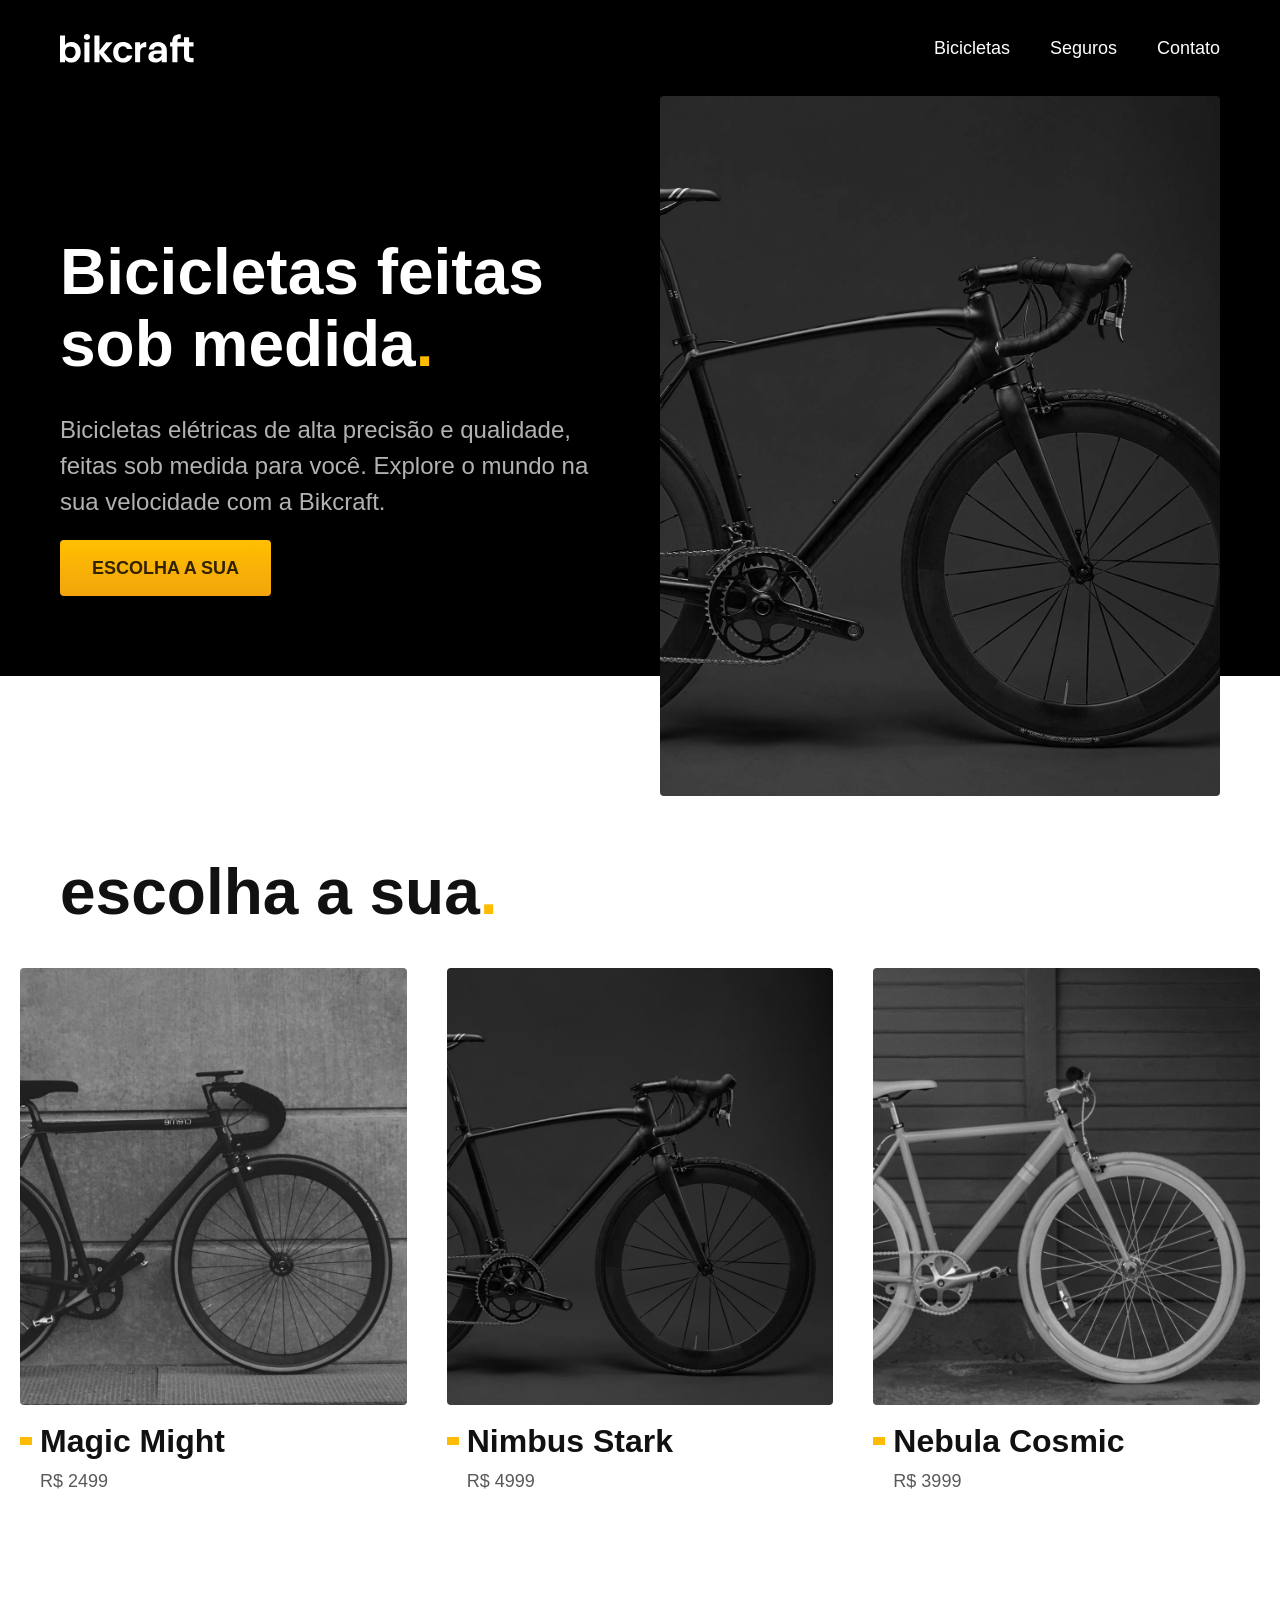
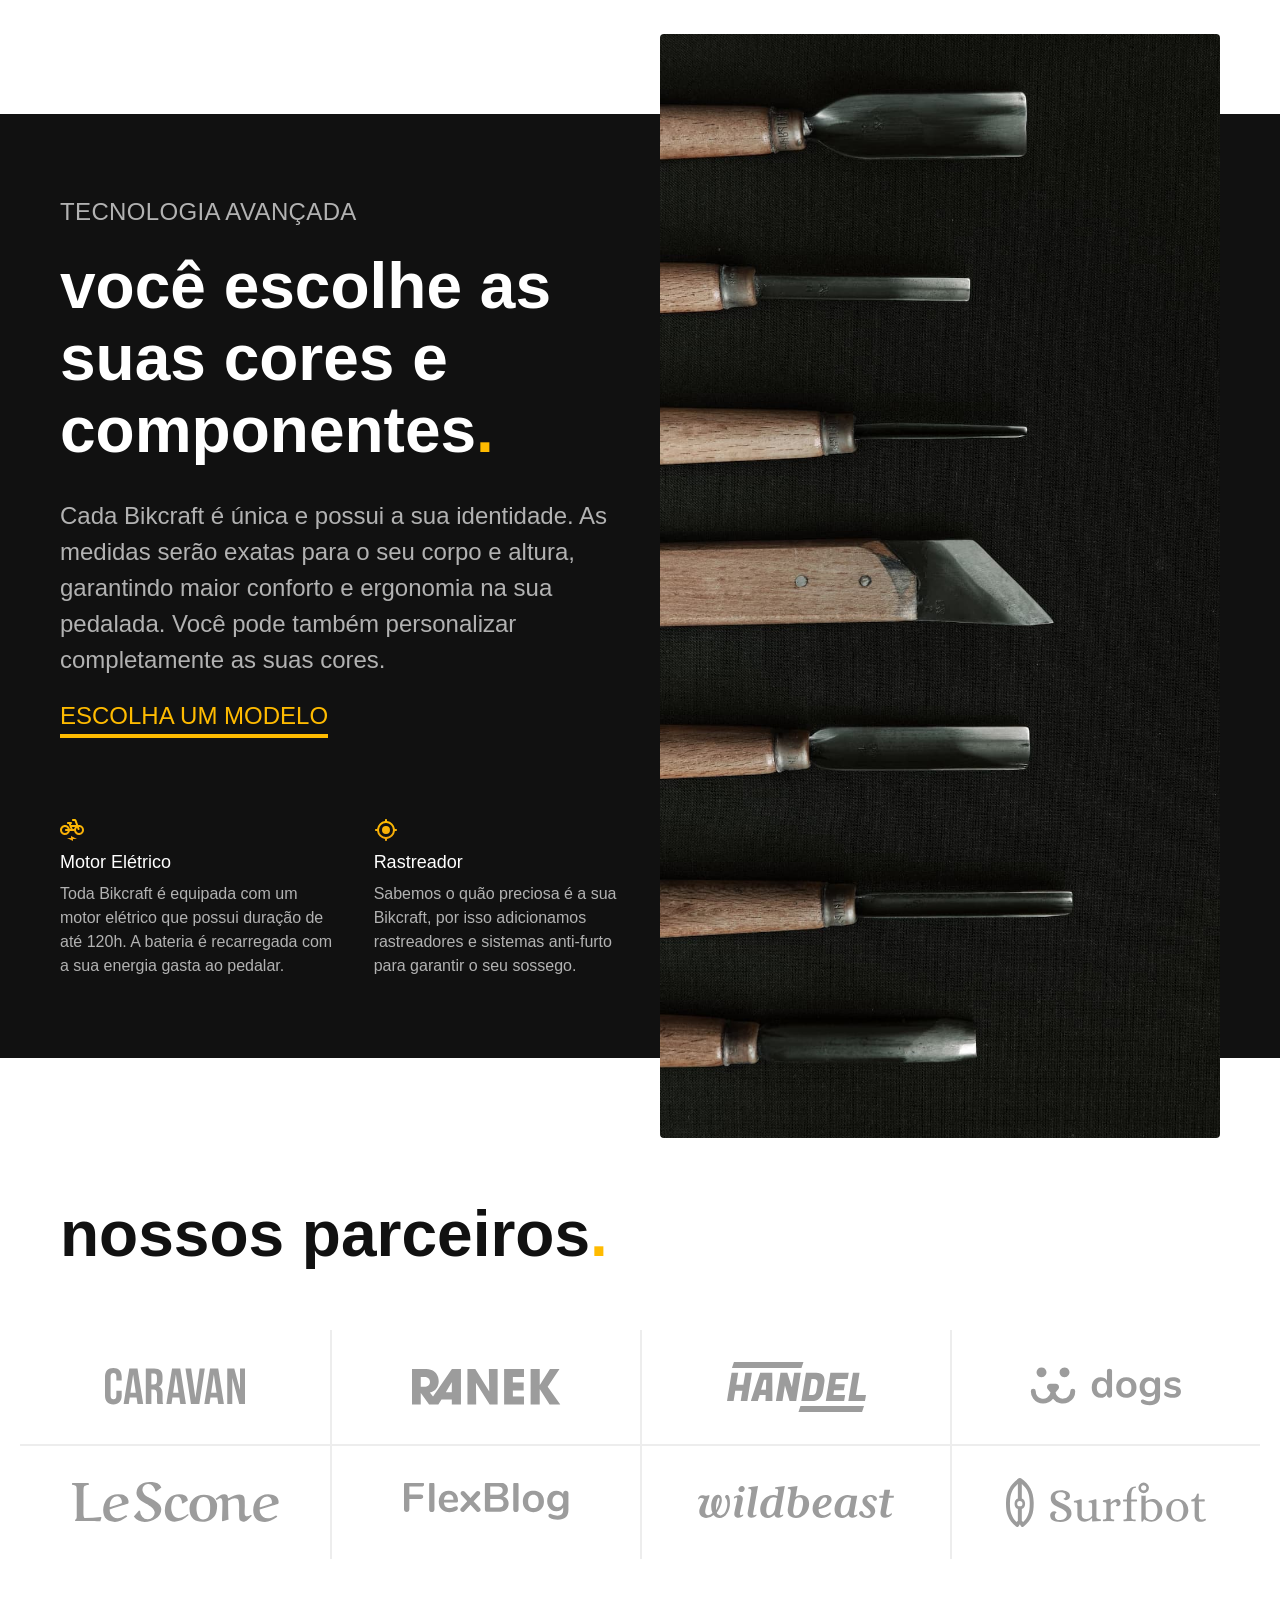
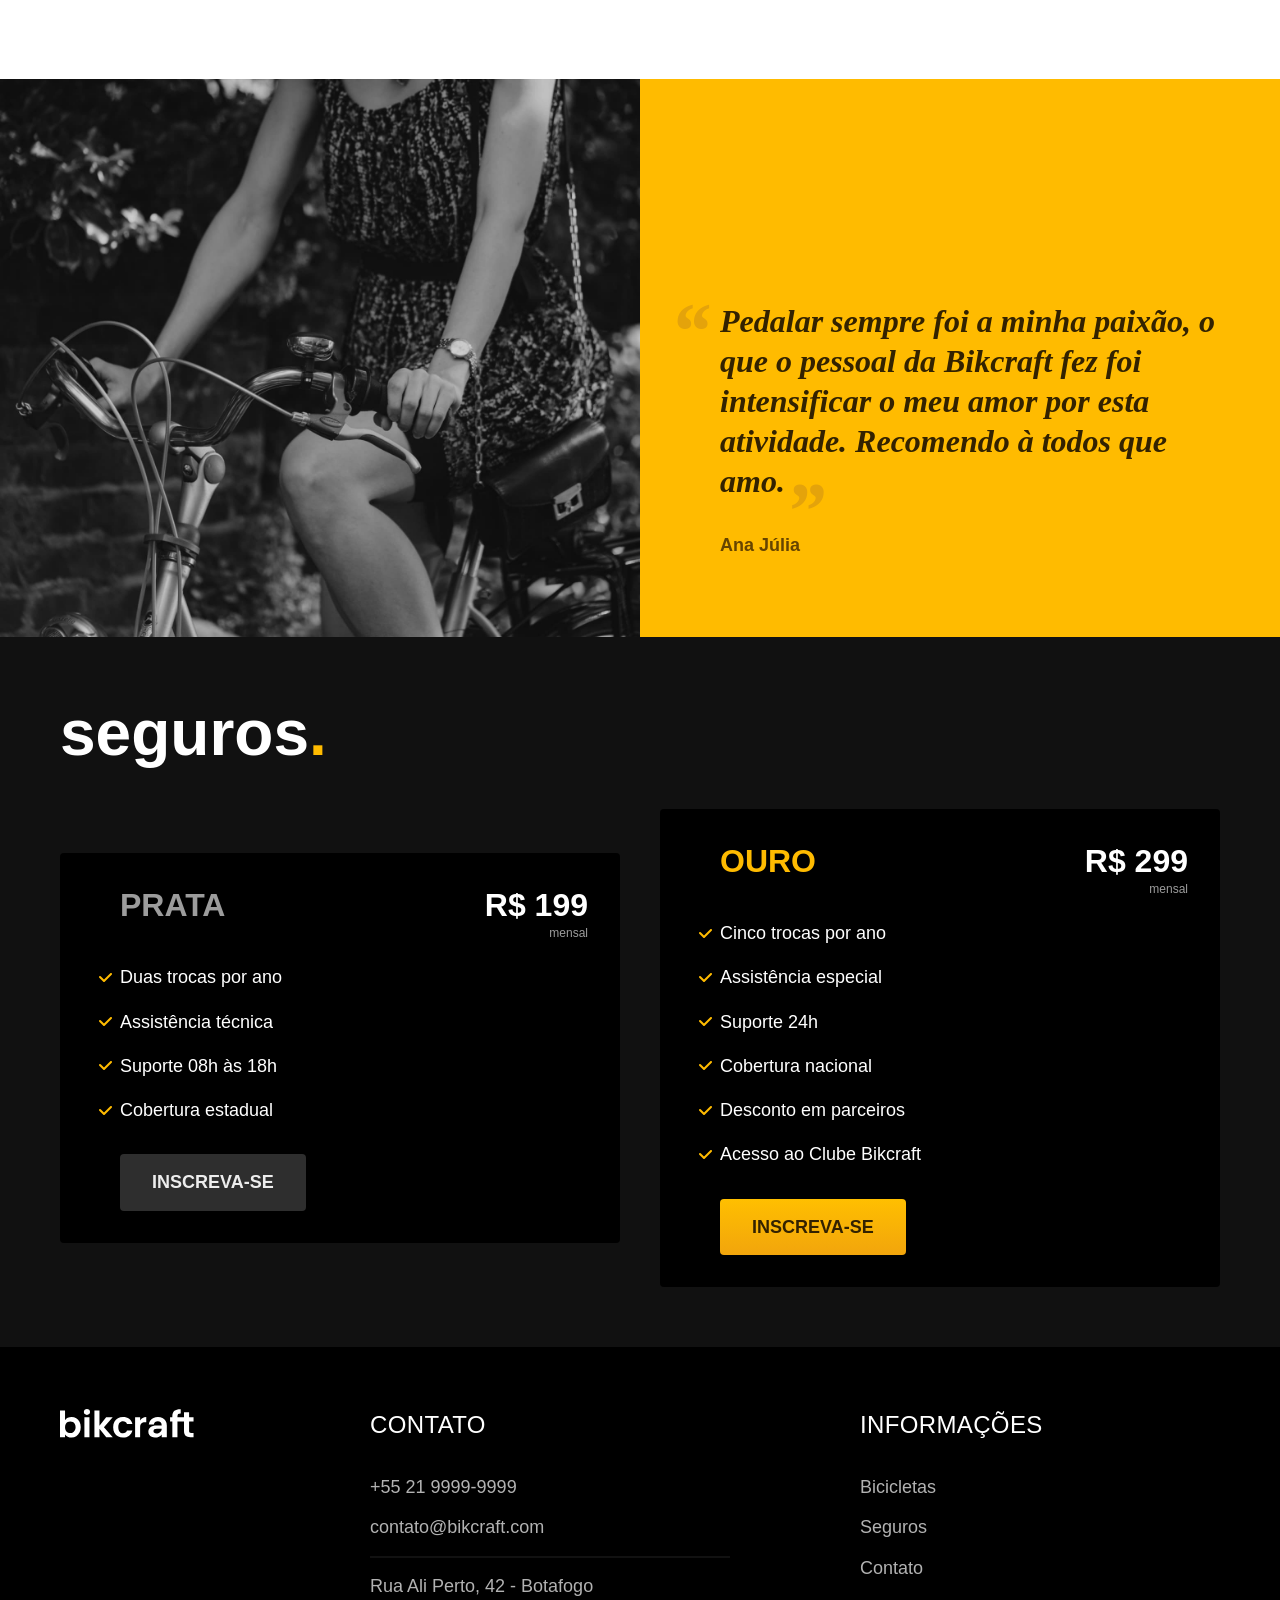
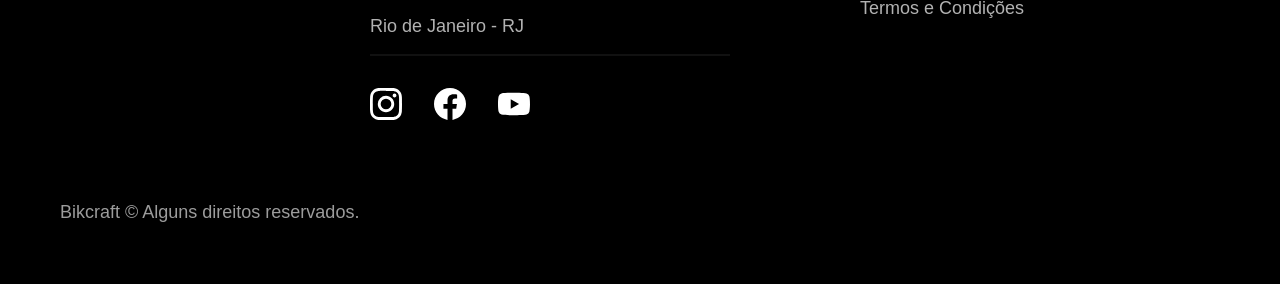
<file: index.html>
<!DOCTYPE html>
<html lang="pt-br">

<head>
  <meta charset="UTF-8">
  <meta name="viewport" content="width=device-width, initial-scale=1.0">

  <title>Bikcraft - Bicicletas Elétricas</title>
  <meta name="description" content="Bicicletas elétricas de alta precisão e qualidade, feitas sob medida para o cliente. Explore o mundo na sua velocidade com a Bikcraft.">

  <link rel="stylesheet" href="./css/style.css">
</head>

<body>
  <header class="header-bg">
    <div class="header container">
      <a href="./">
        <img src="./img/bikcraft.svg" alt="Bikcraft">
      </a>

      <nav aria-label="primaria">
        <ul class="header-menu font-1-m cor-0">
          <li><a href="./bicicletas.html">Bicicletas</a></li>
          <li><a href="./seguros.html">Seguros</a></li>
          <li><a href="./contato.html">Contato</a></li>
        </ul>
      </nav>
    </div>
  </header>

  <main class="introducao-bg">
    <div class="introducao container">
      <div class="introducao-conteudo">
        <h1 class="font-1-xxl cor-0">Bicicletas feitas sob medida<span class="cor-p1">.</span></h1>
        <p class="font-2-l cor-5">Bicicletas elétricas de alta precisão e qualidade, feitas sob medida para você. Explore o mundo na sua velocidade com a Bikcraft.</p>
        <a class="botao" href="./bicicletas.html">Escolha a sua</a>
      </div>
      <div>
        <img src="./img/fotos/introducao.jpg" alt="Bicicleta elétrica preta.">
      </div>
    </div>
  </main>

  <article class="bicicletas-lista">
    <h2 class="container font-1-xxl">escolha a sua<span class="cor-p1">.</span></h2>

    <ul>
      <li>
        <a href="./bicicletas/magic.html">
          <img src="./img/bicicletas/magic-home.jpg" alt="Bicicleta preta">
          <h3 class="font-1-xl">Magic Might</h3>
          <span class="font-2-m cor-8">R$ 2499</span>
        </a>
      </li>
      <li>
        <a href="./bicicletas/nimbus.html">
          <img src="./img/bicicletas/nimbus-home.jpg" alt="Bicicleta preta">
          <h3 class="font-1-xl">Nimbus Stark</h3>
          <span class="font-2-m cor-8">R$ 4999</span>
        </a>
      </li>
      <li>
        <a href="./bicicletas/nebula.html">
          <img src="./img/bicicletas/nebula-home.jpg" alt="Bicicleta preta">
          <h3 class="font-1-xl">Nebula Cosmic</h3>
          <span class="font-2-m cor-8">R$ 3999</span>
        </a>
      </li>
    </ul>
  </article>

  <article class="tecnologia-bg">
    <div class="tecnologia container">
      <div class="tecnologia-conteudo">
        <span class="font-2-l-b cor-5">Tecnologia Avançada</span>
        <h2 class="font-1-xxl cor-0">você escolhe as suas cores e componentes<span class="cor-p1">.</span></h2>
        <p class="font-2-l cor-5">Cada Bikcraft é única e possui a sua identidade. As medidas serão exatas para o seu corpo e altura, garantindo maior conforto e ergonomia na sua pedalada. Você pode também personalizar completamente as suas cores.</p>
        <a class="link" href="./bicicletas.html">Escolha um modelo</a>
        <div class="tecnologia-vantagens">
          <div>
            <img src="./img/icones/eletrica.svg" alt="">
            <h3 class="font-1-m cor-0">Motor Elétrico</h3>
            <p class="font-2-s cor-5">Toda Bikcraft é equipada com um motor elétrico que possui duração de até 120h. A bateria é recarregada com a sua energia gasta ao pedalar.</p>
          </div>
          <div>
            <img src="./img/icones/rastreador.svg" alt="">
            <h3 class="font-1-m cor-0">Rastreador</h3>
            <p class="font-2-s cor-5">Sabemos o quão preciosa é a sua Bikcraft, por isso adicionamos rastreadores e sistemas anti-furto para garantir o seu sossego.</p>
          </div>
        </div>
      </div>
      <div class="tecnologia-imagem">
        <img src="./img/fotos/tecnologia.jpg" alt="">
      </div>
    </div>
  </article>

  <section class="parceiros" aria-label="Nossos Parceiros">
    <h2 class="container font-1-xxl">nossos parceiros<span class="cor-p1">.</span></h2>

    <ul>
      <li><img src="./img/parceiros/caravan.svg" alt="caravan"></li>
      <li><img src="./img/parceiros/ranek.svg" alt="ranek"></li>
      <li><img src="./img/parceiros/handel.svg" alt="handel"></li>
      <li><img src="./img/parceiros/dogs.svg" alt="dogs"></li>
      <li><img src="./img/parceiros/lescone.svg" alt="lescone"></li>
      <li><img src="./img/parceiros/flexblog.svg" alt="flexblog"></li>
      <li><img src="./img/parceiros/wildbeast.svg" alt="wildbeast"></li>
      <li><img src="./img/parceiros/surfbot.svg" alt="surfbot"></li>
    </ul>
  </section>

  <section class="depoimento" aria-label="Depoimento">
    <div>
      <img src="./img/fotos/depoimento.jpg" alt="Pessoa pedalando uma bicicleta Bikcraft">
    </div>
    <div class="depoimento-conteudo">
      <blockquote class="font-1-xl cor-p5">
        <p>Pedalar sempre foi a minha paixão, o que o pessoal da Bikcraft fez foi intensificar o meu amor por esta atividade. Recomendo à todos que amo.</p>
      </blockquote>
      <span class="font-1-m-b cor-p4">Ana Júlia</span>
    </div>
  </section>

  <article class="seguros-bg">
    <div class="seguros container">
      <h2 class="font-1-xxl cor-0">seguros<span class="cor-p1">.</span></h2>
      <div class="seguros-item">
        <h3 class="font-1-xl cor-6">PRATA</h3>
        <span class="font-1-xl cor-0">R$ 199 <span class="font-1-xs cor-6">mensal</span></span>
        <ul class="font-2-m cor-0">
          <li>Duas trocas por ano</li>
          <li>Assistência técnica</li>
          <li>Suporte 08h às 18h</li>
          <li>Cobertura estadual</li>
        </ul>
        <a class="botao secundario" href="./orcamento.html">Inscreva-se</a>
      </div>

      <div class="seguros-item">
        <h3 class="font-1-xl cor-p1">OURO</h3>
        <span class="font-1-xl cor-0">R$ 299 <span class="font-1-xs cor-6">mensal</span></span>
        <ul class="font-2-m cor-0">
          <li>Cinco trocas por ano</li>
          <li>Assistência especial</li>
          <li>Suporte 24h</li>
          <li>Cobertura nacional</li>
          <li>Desconto em parceiros</li>
          <li>Acesso ao Clube Bikcraft</li>
        </ul>
        <a class="botao" href="./orcamento.html">Inscreva-se</a>
      </div>
    </div>
  </article>

  <footer class="footer-bg">
    <div class="footer container">
      <img src="./img/bikcraft.svg" alt="Bikcraft">
      <div class="footer-contato">
        <h3 class="font-2-l-b cor-0">Contato</h3>
        <ul class="font-2-m cor-5">
          <li><a href="tel:+552199999999">+55 21 9999-9999</a></li>
          <li><a href="mailto:contato@bikcraft.com">contato@bikcraft.com</a></li>
          <li>Rua Ali Perto, 42 - Botafogo</li>
          <li>Rio de Janeiro - RJ</li>
        </ul>
        <div class="footer-redes">
          <a href="./">
            <img src="./img/redes/instagram.svg" alt="Instagram">
          </a>
          <a href="./">
            <img src="./img/redes/facebook.svg" alt="Facebook">
          </a>
          <a href="./">
            <img src="./img/redes/youtube.svg" alt="Youtube">
          </a>
        </div>
      </div>
      <div class="footer-informacoes">
        <h3 class="font-2-l-b cor-0">Informações</h3>
        <nav>
          <ul class="font-1-m cor-5">
            <li><a href="./bicicletas.html">Bicicletas</a></li>
            <li><a href="./seguros.html">Seguros</a></li>
            <li><a href="./contato.html">Contato</a></li>
            <li><a href="./termos.html">Termos e Condições</a></li>
          </ul>
        </nav>
      </div>
      <p class="footer-copy font-2-m cor-6">Bikcraft © Alguns direitos reservados.</p>
    </div>
  </footer>
</body>

</html>
</file>
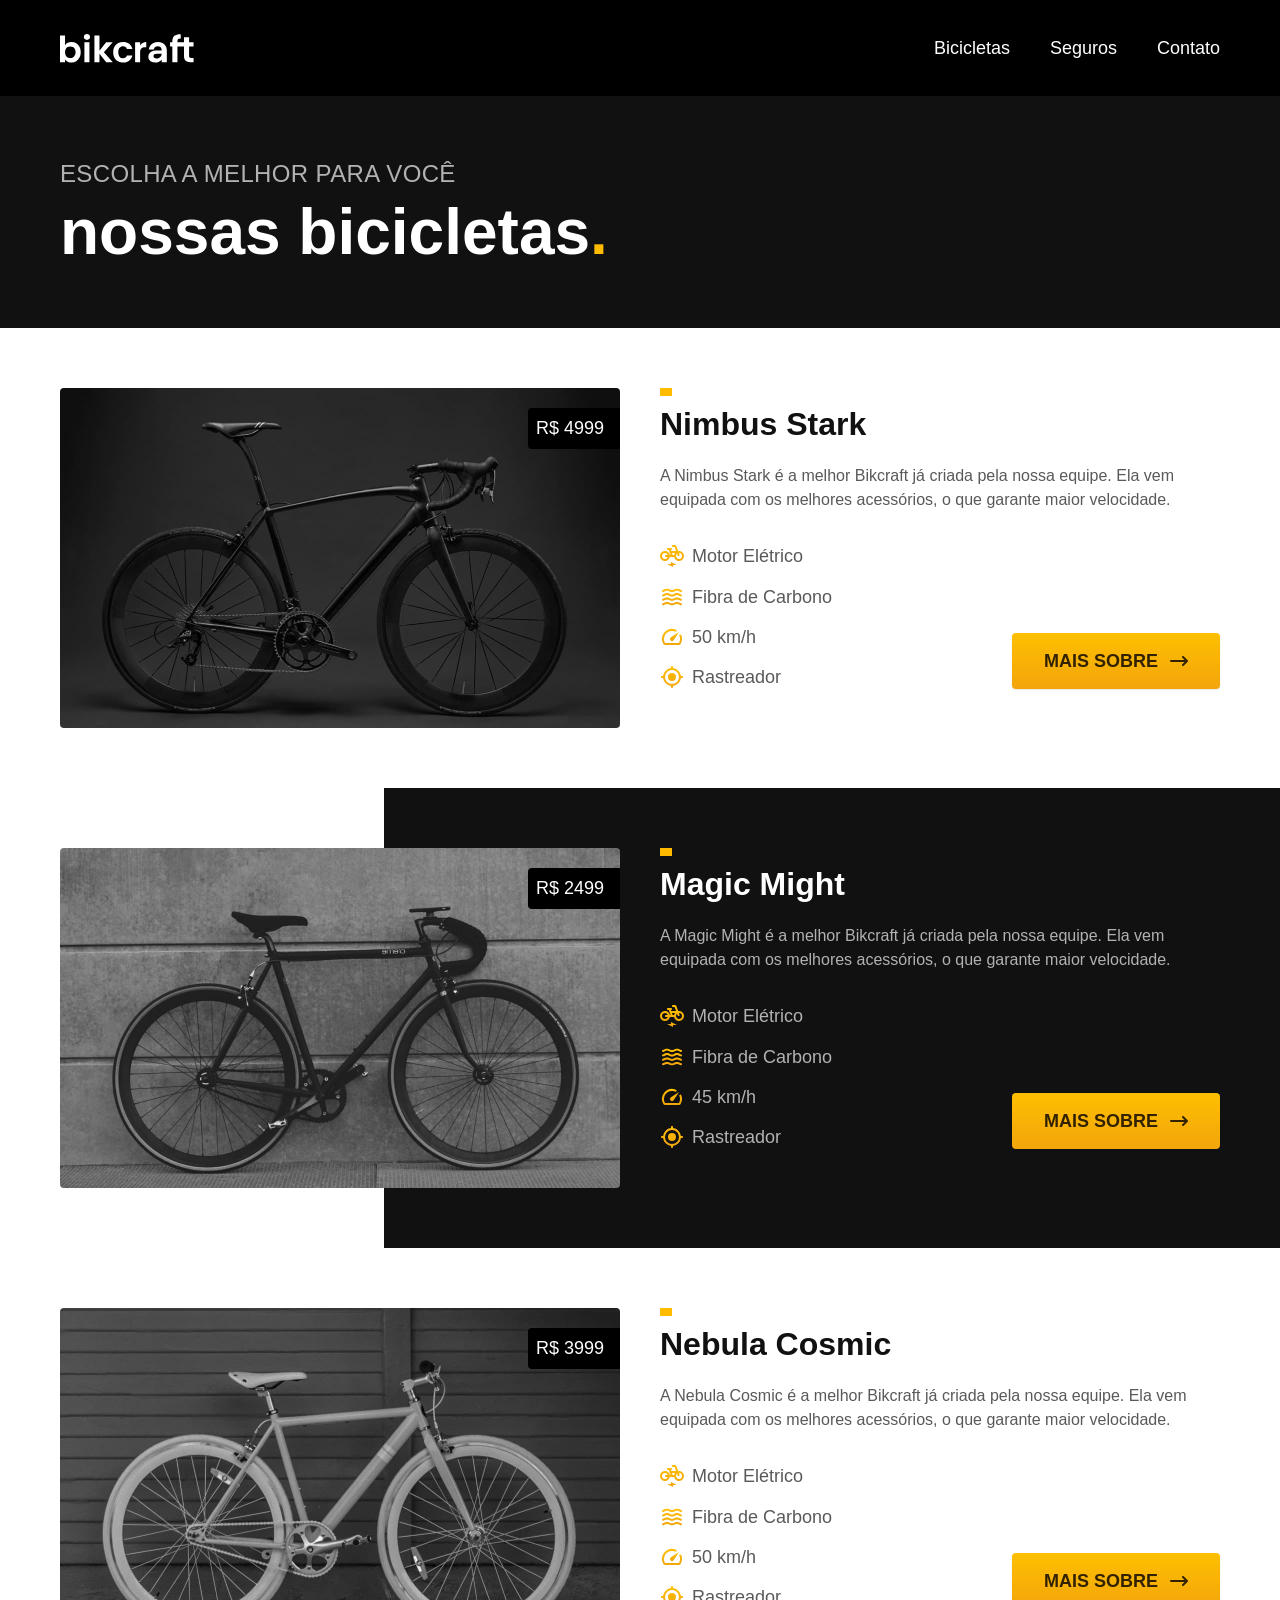
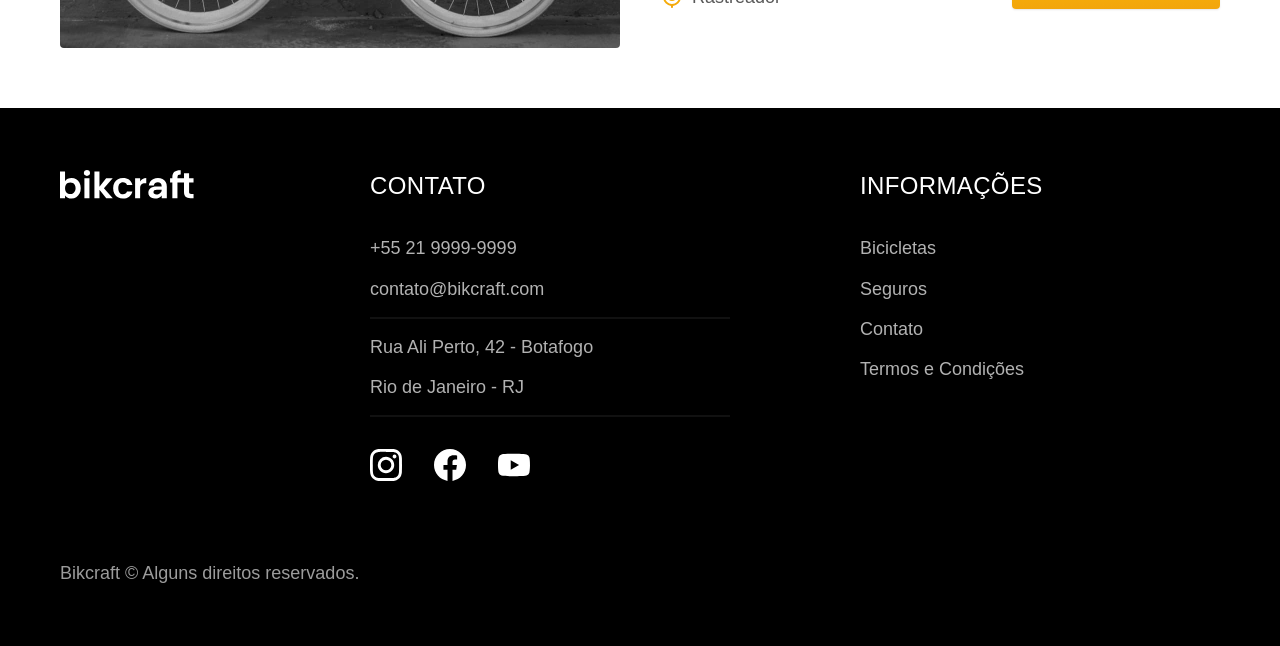
<file: bicicletas.html>
<!DOCTYPE html>
<html lang="pt-br">

<head>
  <meta charset="UTF-8">
  <meta name="viewport" content="width=device-width, initial-scale=1.0">

  <title>Bicicletas | Bikcraft</title>
  <meta name="description" content="Bicicletas">

  <link rel="stylesheet" href="./css/style.css">
</head>

<body id="bicicletas">
  <header class="header-bg">
    <div class="header container">
      <a href="./">
        <img src="./img/bikcraft.svg" alt="Bikcraft">
      </a>

      <nav aria-label="primaria">
        <ul class="header-menu font-1-m cor-0">
          <li><a href="./bicicletas.html">Bicicletas</a></li>
          <li><a href="./seguros.html">Seguros</a></li>
          <li><a href="./contato.html">Contato</a></li>
        </ul>
      </nav>
    </div>
  </header>

  <main>
    <div class="titulo-bg">
      <div class="titulo container">
        <p class="font-2-l-b cor-5">Escolha a melhor para você</p>
        <h1 class="font-1-xxl cor-0">nossas bicicletas<span class="cor-p1">.</span></h1>
      </div>
    </div>

    <div class="bicicletas container">
      <div class="bicicletas-imagem">
        <img src="./img/bicicletas/nimbus.jpg" alt="Bicicleta preta">
        <span class="font-2-m cor-0">R$ 4999</span>
      </div>
      <div class="bicicletas-conteudo">
        <h2 class="font-1-xl">Nimbus Stark</h2>
        <p class="font-2-s cor-8">A Nimbus Stark é a melhor Bikcraft já criada pela nossa equipe. Ela vem equipada com os melhores acessórios, o que garante maior velocidade.</p>
        <ul class="font-1-m cor-8">
          <li>
            <img src="./img/icones/eletrica.svg" alt="">
            Motor Elétrico
          </li>
          <li>
            <img src="./img/icones/carbono.svg" alt="">
            Fibra de Carbono
          </li>
          <li>
            <img src="./img/icones/velocidade.svg" alt="">
            50 km/h
          </li>
          <li>
            <img src="./img/icones/rastreador.svg" alt="">
            Rastreador
          </li>
        </ul>
        <a class="botao seta" href="./bicicletas/nimbus.html">Mais Sobre</a>
      </div>
    </div>

    <div class="bicicletas-bg">
      <div class="bicicletas container">
        <div class="bicicletas-imagem">
          <img src="./img/bicicletas/magic.jpg" alt="Bicicleta preta">
          <span class="font-2-m cor-0">R$ 2499</span>
        </div>
        <div class="bicicletas-conteudo">
          <h2 class="font-1-xl cor-0">Magic Might</h2>
          <p class="font-2-s cor-5">A Magic Might é a melhor Bikcraft já criada pela nossa equipe. Ela vem equipada com os melhores acessórios, o que garante maior velocidade.</p>
          <ul class="font-1-m cor-5">
            <li>
              <img src="./img/icones/eletrica.svg" alt="">
              Motor Elétrico
            </li>
            <li>
              <img src="./img/icones/carbono.svg" alt="">
              Fibra de Carbono
            </li>
            <li>
              <img src="./img/icones/velocidade.svg" alt="">
              45 km/h
            </li>
            <li>
              <img src="./img/icones/rastreador.svg" alt="">
              Rastreador
            </li>
          </ul>
          <a class="botao seta" href="./bicicletas/magic.html">Mais Sobre</a>
        </div>
      </div>
    </div>

    <div class="bicicletas container">
      <div class="bicicletas-imagem">
        <img src="./img/bicicletas/nebula.jpg" alt="Bicicleta preta">
        <span class="font-2-m cor-0">R$ 3999</span>
      </div>
      <div class="bicicletas-conteudo">
        <h2 class="font-1-xl">Nebula Cosmic</h2>
        <p class="font-2-s cor-8">A Nebula Cosmic é a melhor Bikcraft já criada pela nossa equipe. Ela vem equipada com os melhores acessórios, o que garante maior velocidade.</p>
        <ul class="font-1-m cor-8">
          <li>
            <img src="./img/icones/eletrica.svg" alt="">
            Motor Elétrico
          </li>
          <li>
            <img src="./img/icones/carbono.svg" alt="">
            Fibra de Carbono
          </li>
          <li>
            <img src="./img/icones/velocidade.svg" alt="">
            50 km/h
          </li>
          <li>
            <img src="./img/icones/rastreador.svg" alt="">
            Rastreador
          </li>
        </ul>
        <a class="botao seta" href="./bicicletas/nebula.html">Mais Sobre</a>
      </div>
    </div>

  </main>

  <footer class="footer-bg">
    <div class="footer container">
      <img src="./img/bikcraft.svg" alt="Bikcraft">
      <div class="footer-contato">
        <h3 class="font-2-l-b cor-0">Contato</h3>
        <ul class="font-2-m cor-5">
          <li><a href="tel:+552199999999">+55 21 9999-9999</a></li>
          <li><a href="mailto:contato@bikcraft.com">contato@bikcraft.com</a></li>
          <li>Rua Ali Perto, 42 - Botafogo</li>
          <li>Rio de Janeiro - RJ</li>
        </ul>
        <div class="footer-redes">
          <a href="./">
            <img src="./img/redes/instagram.svg" alt="Instagram">
          </a>
          <a href="./">
            <img src="./img/redes/facebook.svg" alt="Facebook">
          </a>
          <a href="./">
            <img src="./img/redes/youtube.svg" alt="Youtube">
          </a>
        </div>
      </div>
      <div class="footer-informacoes">
        <h3 class="font-2-l-b cor-0">Informações</h3>
        <nav>
          <ul class="font-1-m cor-5">
            <li><a href="./bicicletas.html">Bicicletas</a></li>
            <li><a href="./seguros.html">Seguros</a></li>
            <li><a href="./contato.html">Contato</a></li>
            <li><a href="./termos.html">Termos e Condições</a></li>
          </ul>
        </nav>
      </div>
      <p class="footer-copy font-2-m cor-6">Bikcraft © Alguns direitos reservados.</p>
    </div>
  </footer>
</body>

</html>
</file>
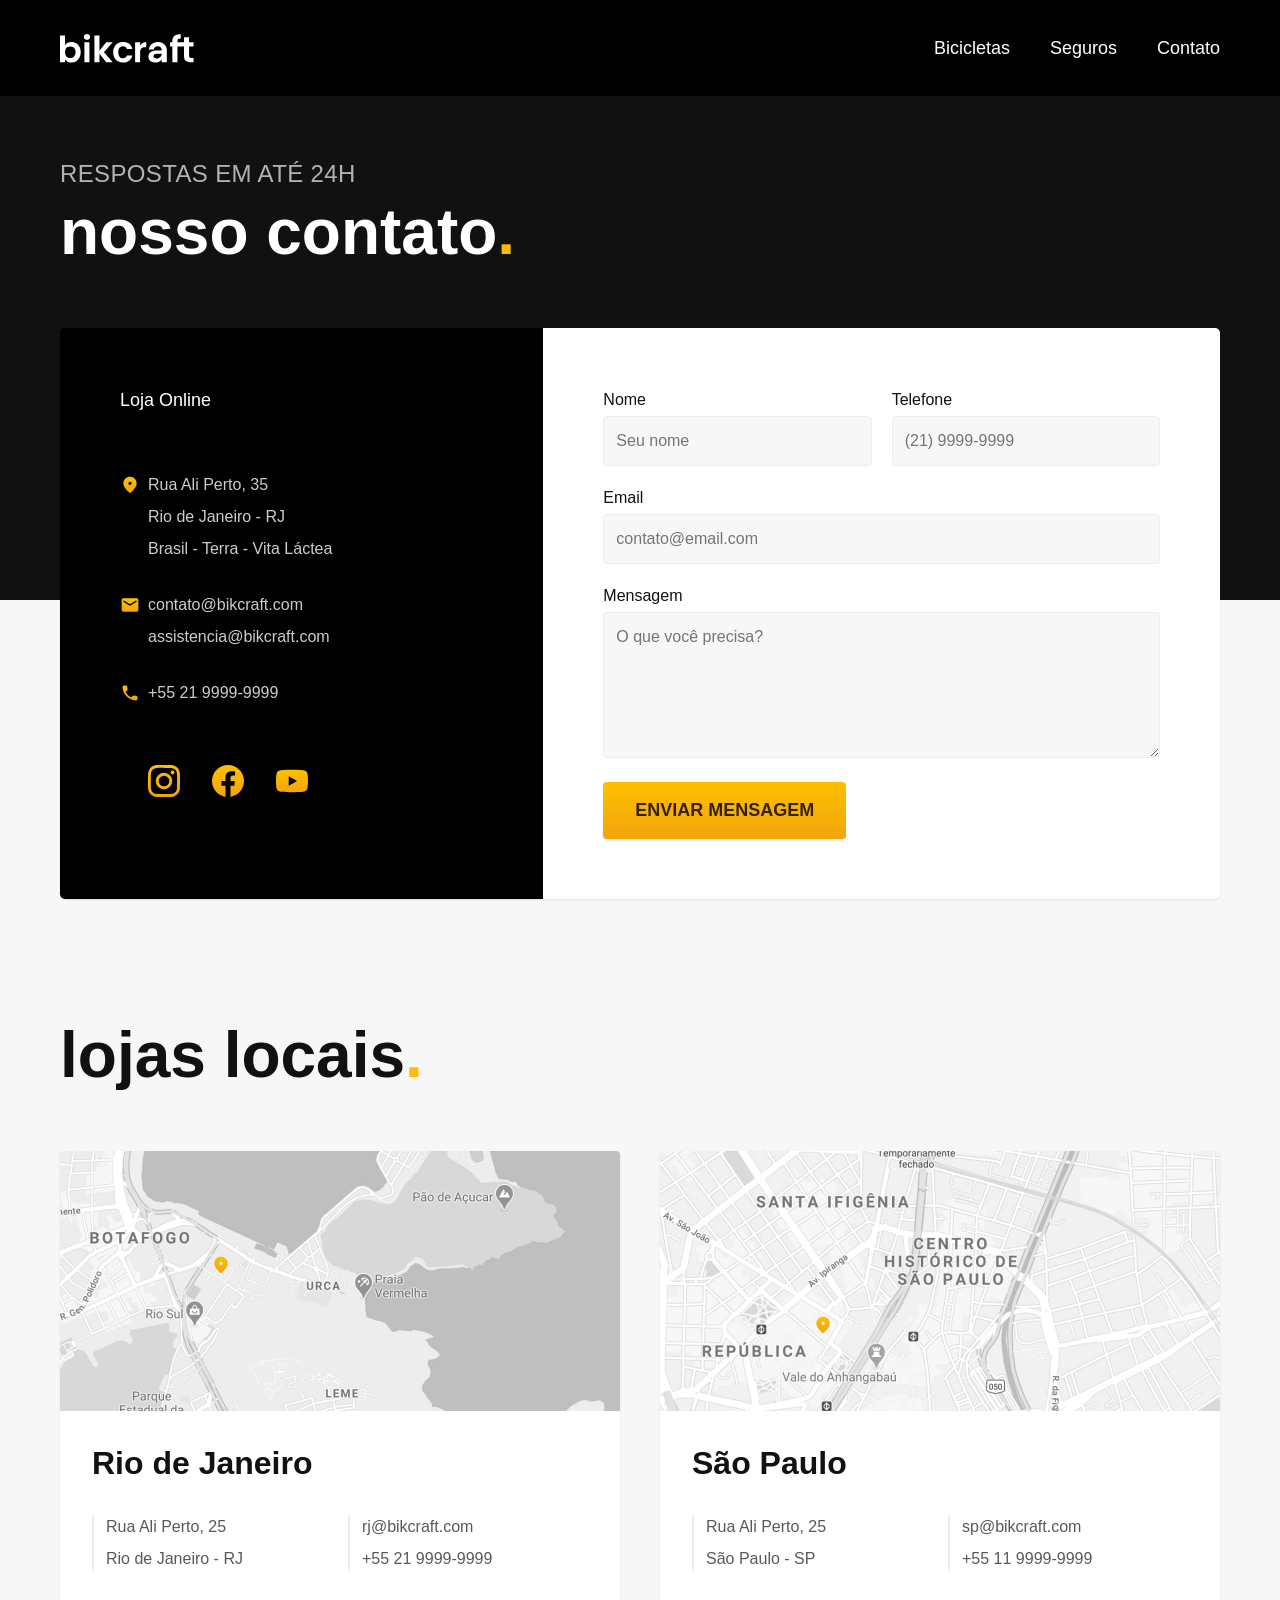
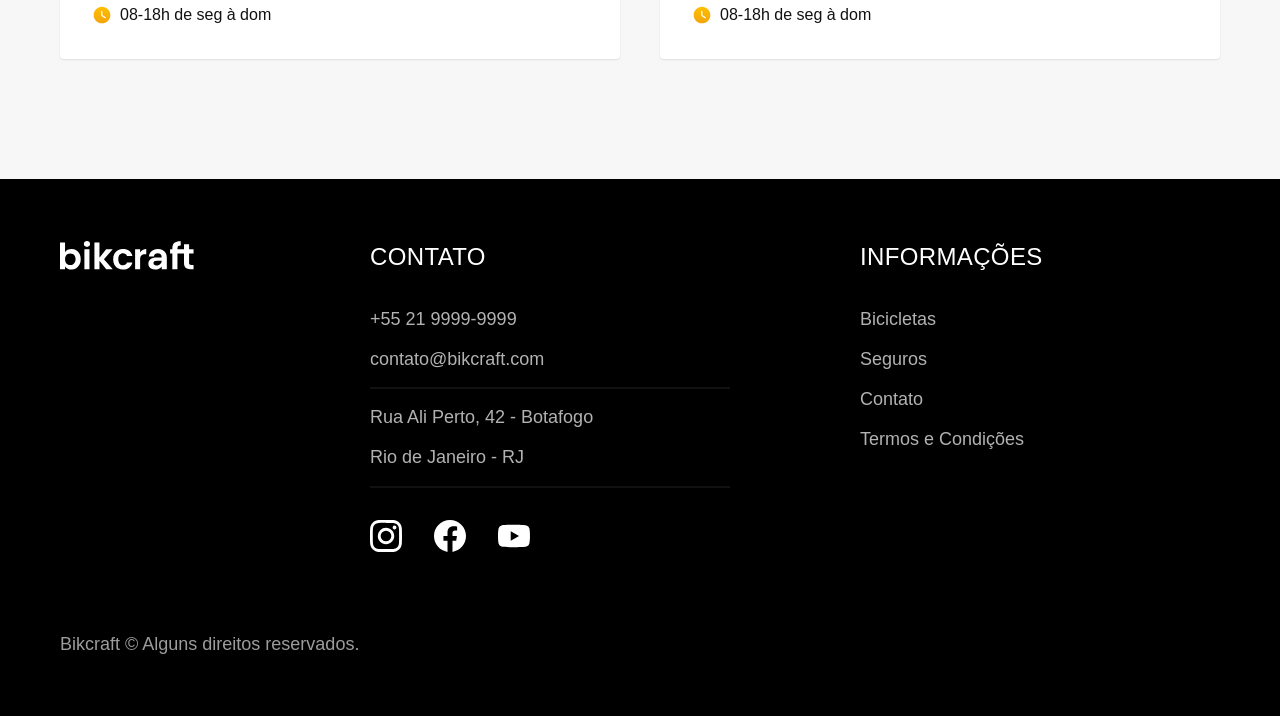
<file: contato.html>
<!DOCTYPE html>
<html lang="pt-br">

<head>
  <meta charset="UTF-8">
  <meta name="viewport" content="width=device-width, initial-scale=1.0">

  <title>Contato | Bikcraft</title>
  <meta name="description" content="Contato.">

  <link rel="stylesheet" href="./css/style.css">
</head>

<body id="contato">
  <header class="header-bg">
    <div class="header container">
      <a href="./">
        <img src="./img/bikcraft.svg" alt="Bikcraft">
      </a>

      <nav aria-label="primaria">
        <ul class="header-menu font-1-m cor-0">
          <li><a href="./bicicletas.html">Bicicletas</a></li>
          <li><a href="./seguros.html">Seguros</a></li>
          <li><a href="./contato.html">Contato</a></li>
        </ul>
      </nav>
    </div>
  </header>

  <main>
    <div class="titulo-bg">
      <div class="titulo container">
        <p class="font-2-l-b cor-5">Respostas em até 24h</p>
        <h1 class="font-1-xxl cor-0">nosso contato<span class="cor-p1">.</span></h1>
      </div>
    </div>

    <div class="contato container">
      <section class="contato-dados" aria-label="Endereço">
        <h2 class="font-1-m cor-0">Loja Online</h2>
        <div class="contato-endereco font-2-s cor-4">
          <p>Rua Ali Perto, 35</p>
          <p>Rio de Janeiro - RJ</p>
          <p>Brasil - Terra - Vita Láctea</p>
        </div>
        <address class="contato-meios font-2-s cor-4">
          <a href="mailto:contato@bikcraft.com">contato@bikcraft.com</a>
          <a href="mailto:assistencia@bikcraft.com">assistencia@bikcraft.com</a>
          <a href="tel:+552199999999">+55 21 9999-9999</a>
        </address>
        <div class="contato-redes">
          <a href="./">
            <img src="./img/redes/instagram-p.svg" alt="Instagram">
          </a>
          <a href="./">
            <img src="./img/redes/facebook-p.svg" alt="Facebook">
          </a>
          <a href="./">
            <img src="./img/redes/youtube-p.svg" alt="Youtube">
          </a>
        </div>
      </section>
      <section class="contato-formulario" aria-label="Formulário">
        <form class="form" action="./contato.html">
          <div>
            <label for="nome">Nome</label>
            <input type="text" id="nome" name="nome" placeholder="Seu nome">
          </div>
          <div>
            <label for="telefone">Telefone</label>
            <input type="text" id="telefone" name="telefone" placeholder="(21) 9999-9999">
          </div>
          <div class="col-2">
            <label for="email">Email</label>
            <input type="email" id="email" name="email" placeholder="contato@email.com">
          </div>
          <div class="col-2">
            <label for="mensagem">Mensagem</label>
            <textarea rows="5" id="mensagem" name="mensagem" placeholder="O que você precisa?"></textarea>
          </div>
          <button class="botao col-2">Enviar Mensagem</button>
        </form>
      </section>
    </div>
  </main>

  <article class="lojas container">
    <h2 class="font-1-xxl">lojas locais<span class="cor-p1">.</span></h2>
    <div class="lojas-item">
      <img src="./img/lojas/rj.jpg" alt="mapa marcando o endereço em Rua Ali Perto, 25 - Rio de Janeiro - RJ">
      <div class="lojas-conteudo">
        <h3 class="font-1-xl">Rio de Janeiro</h3>
        <div class="lojas-dados font-2-s cor-8">
          <p>Rua Ali Perto, 25</p>
          <p>Rio de Janeiro - RJ</p>
        </div>
        <div class="lojas-dados font-2-s cor-8">
          <a href="mailto:rj@bikcraft.com">rj@bikcraft.com</a>
          <a href="tel:+552199999999">+55 21 9999-9999</a>
        </div>
        <p class="lojas-tempo font-1-s"><img src="./img/icones/horario.svg" alt="">08-18h de seg à dom</p>
      </div>
    </div>

    <div class="lojas-item">
      <img src="./img/lojas/sp.jpg" alt="mapa marcando o endereço em Rua Ali Perto, 25 - São Paulo - SP">
      <div class="lojas-conteudo">
        <h3 class="font-1-xl">São Paulo</h3>
        <div class="lojas-dados font-2-s cor-8">
          <p>Rua Ali Perto, 25</p>
          <p>São Paulo - SP</p>
        </div>
        <div class="lojas-dados font-2-s cor-8">
          <a href="mailto:sp@bikcraft.com">sp@bikcraft.com</a>
          <a href="tel:+551199999999">+55 11 9999-9999</a>
        </div>
        <p class="lojas-tempo font-1-s"><img src="./img/icones/horario.svg" alt="">08-18h de seg à dom</p>
      </div>
    </div>
  </article>

  <footer class="footer-bg">
    <div class="footer container">
      <img src="./img/bikcraft.svg" alt="Bikcraft">
      <div class="footer-contato">
        <h3 class="font-2-l-b cor-0">Contato</h3>
        <ul class="font-2-m cor-5">
          <li><a href="tel:+552199999999">+55 21 9999-9999</a></li>
          <li><a href="mailto:contato@bikcraft.com">contato@bikcraft.com</a></li>
          <li>Rua Ali Perto, 42 - Botafogo</li>
          <li>Rio de Janeiro - RJ</li>
        </ul>
        <div class="footer-redes">
          <a href="./">
            <img src="./img/redes/instagram.svg" alt="Instagram">
          </a>
          <a href="./">
            <img src="./img/redes/facebook.svg" alt="Facebook">
          </a>
          <a href="./">
            <img src="./img/redes/youtube.svg" alt="Youtube">
          </a>
        </div>
      </div>
      <div class="footer-informacoes">
        <h3 class="font-2-l-b cor-0">Informações</h3>
        <nav>
          <ul class="font-1-m cor-5">
            <li><a href="./bicicletas.html">Bicicletas</a></li>
            <li><a href="./seguros.html">Seguros</a></li>
            <li><a href="./contato.html">Contato</a></li>
            <li><a href="./termos.html">Termos e Condições</a></li>
          </ul>
        </nav>
      </div>
      <p class="footer-copy font-2-m cor-6">Bikcraft © Alguns direitos reservados.</p>
    </div>
  </footer>
</body>

</html>
</file>
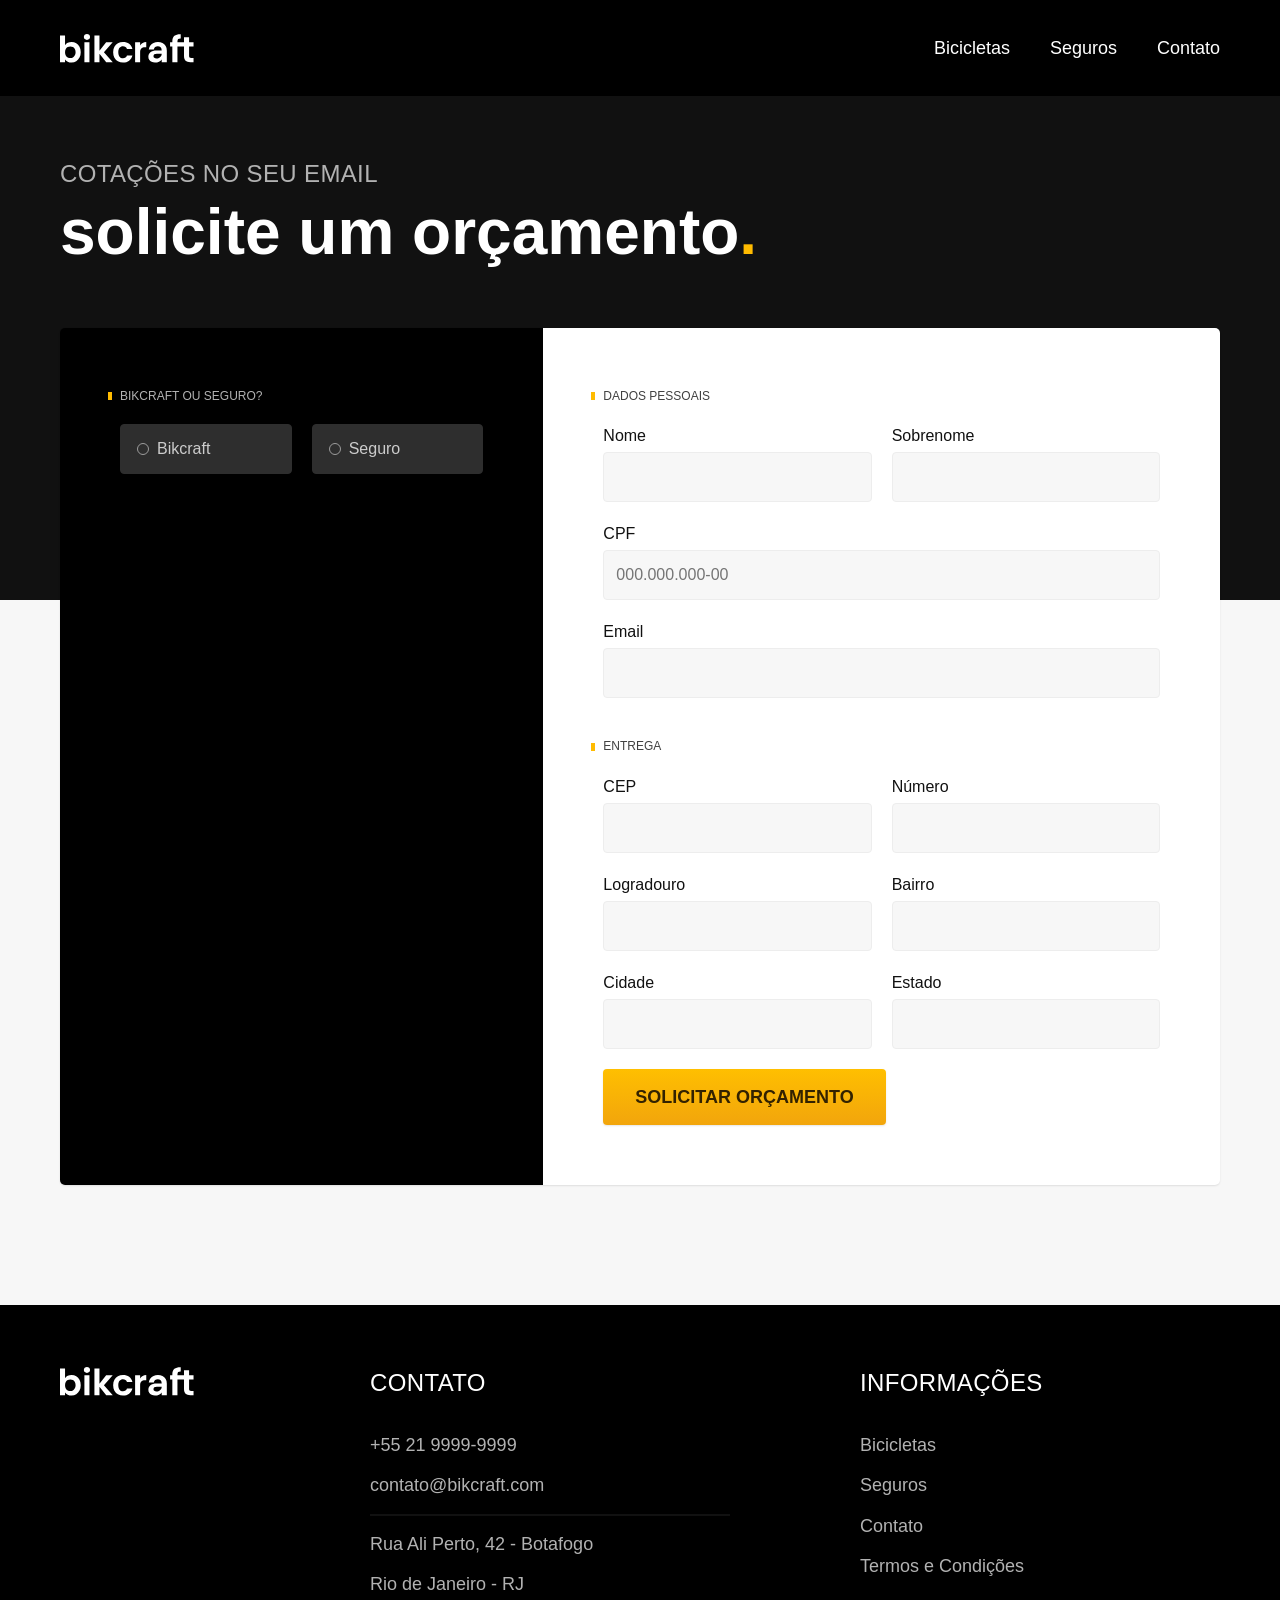
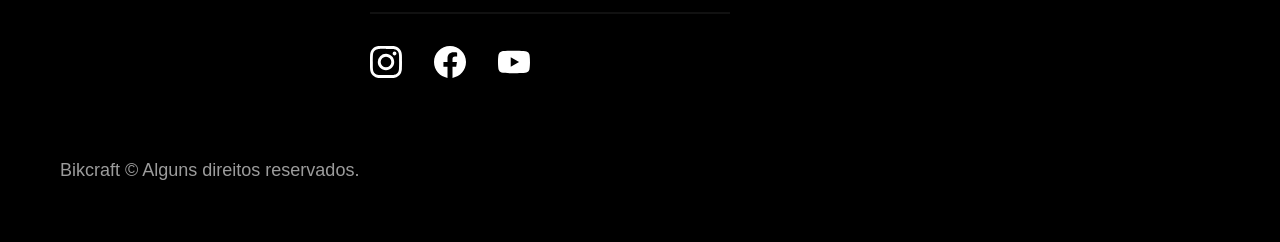
<file: orcamento.html>
<!DOCTYPE html>
<html lang="pt-br">

<head>
  <meta charset="UTF-8">
  <meta name="viewport" content="width=device-width, initial-scale=1.0">

  <title>Orçamento | Bikcraft</title>
  <meta name="description" content="Orçamento.">

  <link rel="stylesheet" href="./css/style.css">
</head>

<body id="orcamento">
  <header class="header-bg">
    <div class="header container">
      <a href="./">
        <img src="./img/bikcraft.svg" alt="Bikcraft">
      </a>

      <nav aria-label="primaria">
        <ul class="header-menu font-1-m cor-0">
          <li><a href="./bicicletas.html">Bicicletas</a></li>
          <li><a href="./seguros.html">Seguros</a></li>
          <li><a href="./contato.html">Contato</a></li>
        </ul>
      </nav>
    </div>
  </header>

  <main>
    <div class="titulo-bg">
      <div class="titulo container">
        <p class="font-2-l-b cor-5">Cotações no seu email</p>
        <h1 class="font-1-xxl cor-0">solicite um orçamento<span class="cor-p1">.</span></h1>
      </div>
    </div>

    <form class="orcamento container" action="./orcamento.html">
      <div class="orcamento-produto">
        <h2 class="font-1-xs cor-5">Bikcraft ou Seguro?</h2>

        <input type="radio" name="tipo" value="bikcraft" id="bikcraft">
        <label for="bikcraft">Bikcraft</label>

        <input type="radio" name="tipo" value="seguro" id="seguro">
        <label for="seguro">Seguro</label>

        <div class="orcamento-conteudo" id="orcamento-bikcraft">
          <h2 class="font-1-xs cor-5">Escolha a sua</h2>

          <input type="radio" name="produto" value="nimbus" id="nimbus">
          <label for="nimbus">Nimbus Stark <span>R$ 4999</span></label>
          <div class="orcamento-detalhes">
            <ul class="font-1-xs cor-8">
              <li><img src="./img/icones/eletrica.svg" alt=""> Motor Elétrico</li>
              <li><img src="./img/icones/carbono.svg" alt=""> Fibra de Carbono</li>
              <li><img src="./img/icones/velocidade.svg" alt=""> 50 km/h</li>
              <li><img src="./img/icones/rastreador.svg" alt=""> Rastreador</li>
            </ul>
            <img src="./img/bicicletas/nimbus.jpg" alt="Bicicleta preta">
          </div>

          <input type="radio" name="produto" value="magic" id="magic">
          <label for="magic">Magic Might <span>R$ 2499</span></label>
          <div class="orcamento-detalhes">
            <ul class="font-1-xs cor-8">
              <li><img src="./img/icones/eletrica.svg" alt=""> Motor Elétrico</li>
              <li><img src="./img/icones/carbono.svg" alt=""> Fibra de Carbono</li>
              <li><img src="./img/icones/velocidade.svg" alt=""> 45 km/h</li>
              <li><img src="./img/icones/rastreador.svg" alt=""> Rastreador</li>
            </ul>
            <img src="./img/bicicletas/magic.jpg" alt="Bicicleta preta">
          </div>

          <input type="radio" name="produto" value="nebula" id="nebula">
          <label for="nebula">Nebula Cosmic <span>R$ 3999</span></label>
          <div class="orcamento-detalhes">
            <ul class="font-1-xs cor-8">
              <li><img src="./img/icones/eletrica.svg" alt=""> Motor Elétrico</li>
              <li><img src="./img/icones/carbono.svg" alt=""> Fibra de Carbono</li>
              <li><img src="./img/icones/velocidade.svg" alt=""> 40 km/h</li>
              <li><img src="./img/icones/rastreador.svg" alt=""> Rastreador</li>
            </ul>
            <img src="./img/bicicletas/nebula.jpg" alt="Bicicleta branca">
          </div>

        </div>

        <div class="orcamento-conteudo" id="orcamento-seguro">
          <h2 class="font-1-xs cor-5">Escolha o plano</h2>

          <input type="radio" name="produto" value="prata" id="prata">
          <label for="prata">Prata <span>R$ 199</span></label>

          <input type="radio" name="produto" value="ouro" id="ouro">
          <label for="ouro">Ouro <span>R$ 299</span></label>
        </div>
      </div>
      <div class="orcamento-dados form">
        <h2 class="font-1-xs cor-9 col-2">dados pessoais</h2>
        <div>
          <label for="nome">Nome</label>
          <input type="text" id="nome" name="nome">
        </div>
        <div>
          <label for="sobrenome">Sobrenome</label>
          <input type="text" id="sobrenome" name="sobrenome">
        </div>
        <div class="col-2">
          <label for="cpf">CPF</label>
          <input type="text" id="cpf" name="cpf" placeholder="000.000.000-00">
        </div>
        <div class="col-2">
          <label for="email">Email</label>
          <input type="email" id="email" name="email">
        </div>
        <h2 class="font-1-xs cor-9 col-2">entrega</h2>
        <div>
          <label for="cep">CEP</label>
          <input type="text" id="cep" name="cep">
        </div>
        <div>
          <label for="numero">Número</label>
          <input type="text" id="numero" name="numero">
        </div>
        <div>
          <label for="logradouro">Logradouro</label>
          <input type="text" id="logradouro" name="logradouro">
        </div>
        <div>
          <label for="bairro">Bairro</label>
          <input type="text" id="bairro" name="bairro">
        </div>
        <div>
          <label for="cidade">Cidade</label>
          <input type="text" id="cidade" name="cidade">
        </div>
        <div>
          <label for="estado">Estado</label>
          <input type="text" id="estado" name="estado">
        </div>
        <button class="botao col-2">Solicitar Orçamento</button>
      </div>
    </form>
  </main>

  <footer class="footer-bg">
    <div class="footer container">
      <img src="./img/bikcraft.svg" alt="Bikcraft">
      <div class="footer-contato">
        <h3 class="font-2-l-b cor-0">Contato</h3>
        <ul class="font-2-m cor-5">
          <li><a href="tel:+552199999999">+55 21 9999-9999</a></li>
          <li><a href="mailto:contato@bikcraft.com">contato@bikcraft.com</a></li>
          <li>Rua Ali Perto, 42 - Botafogo</li>
          <li>Rio de Janeiro - RJ</li>
        </ul>
        <div class="footer-redes">
          <a href="./">
            <img src="./img/redes/instagram.svg" alt="Instagram">
          </a>
          <a href="./">
            <img src="./img/redes/facebook.svg" alt="Facebook">
          </a>
          <a href="./">
            <img src="./img/redes/youtube.svg" alt="Youtube">
          </a>
        </div>
      </div>
      <div class="footer-informacoes">
        <h3 class="font-2-l-b cor-0">Informações</h3>
        <nav>
          <ul class="font-1-m cor-5">
            <li><a href="./bicicletas.html">Bicicletas</a></li>
            <li><a href="./seguros.html">Seguros</a></li>
            <li><a href="./contato.html">Contato</a></li>
            <li><a href="./termos.html">Termos e Condições</a></li>
          </ul>
        </nav>
      </div>
      <p class="footer-copy font-2-m cor-6">Bikcraft © Alguns direitos reservados.</p>
    </div>
  </footer>
</body>

</html>
</file>
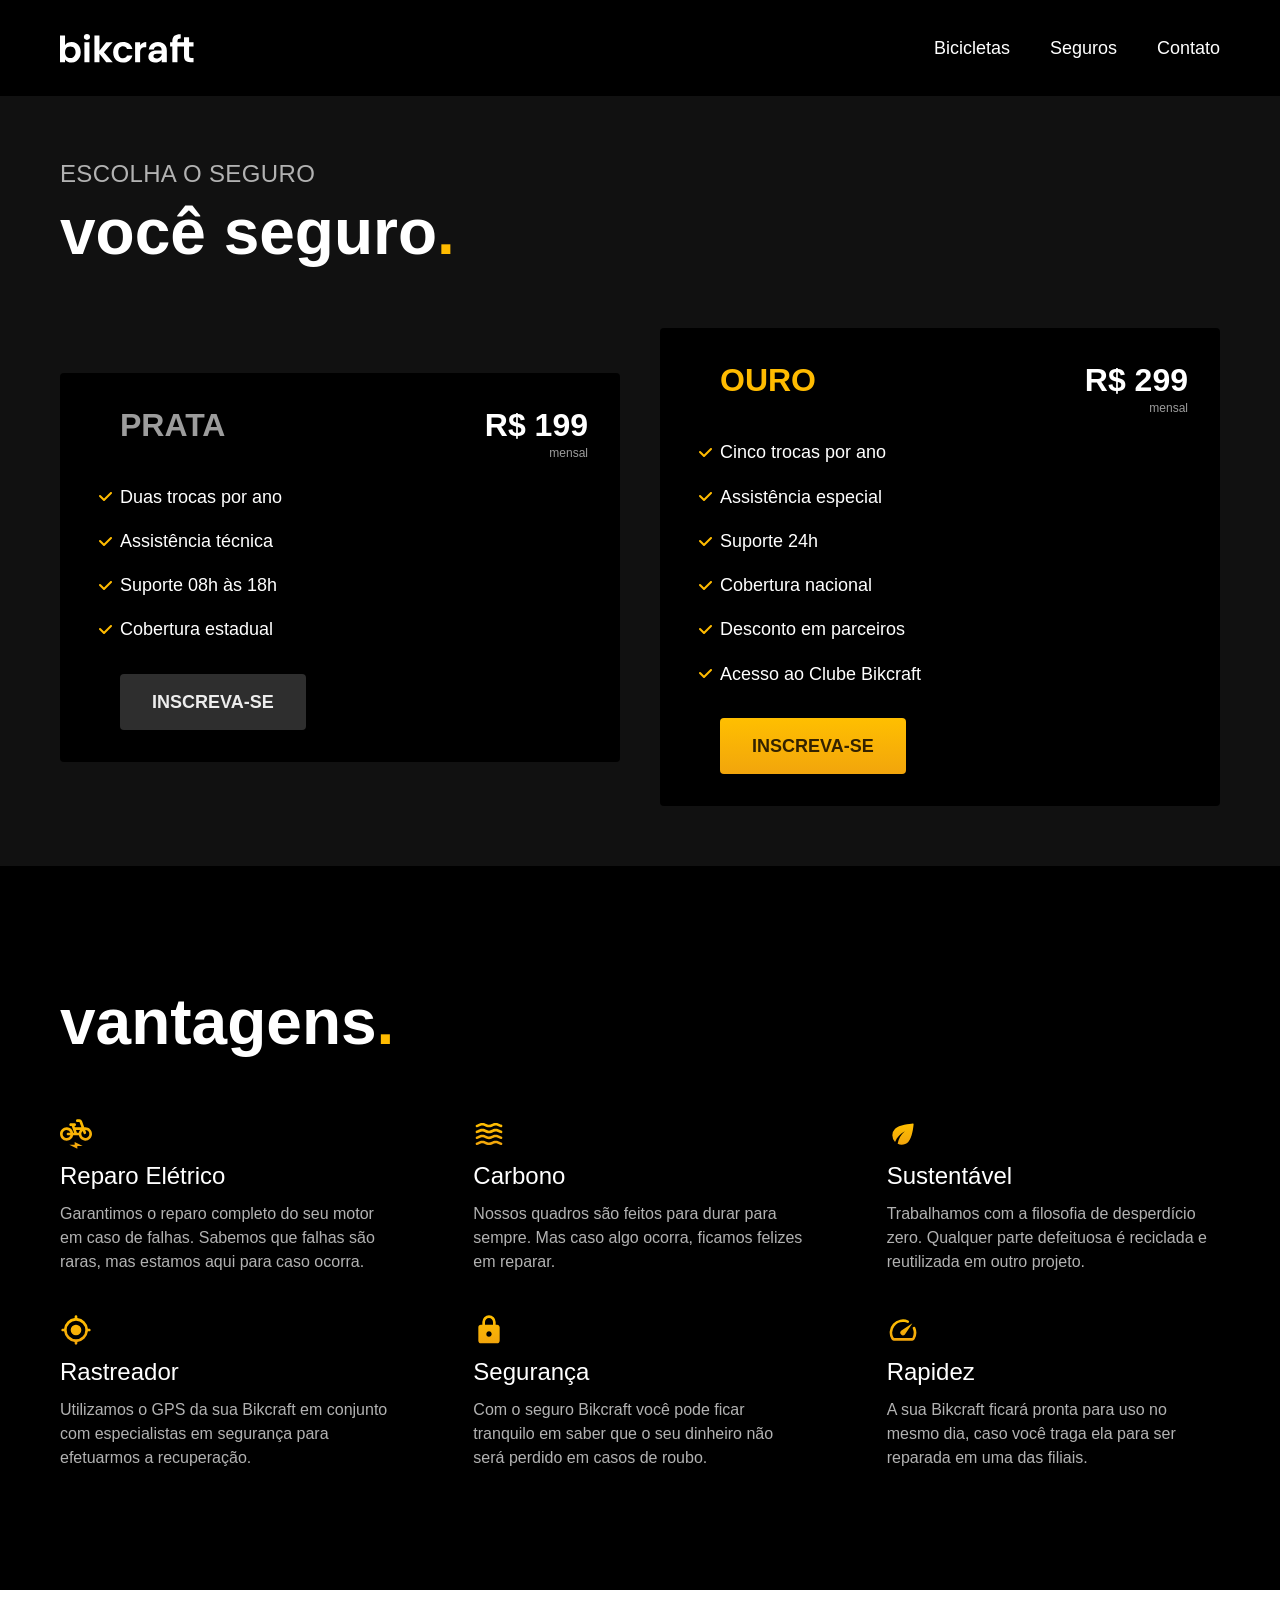
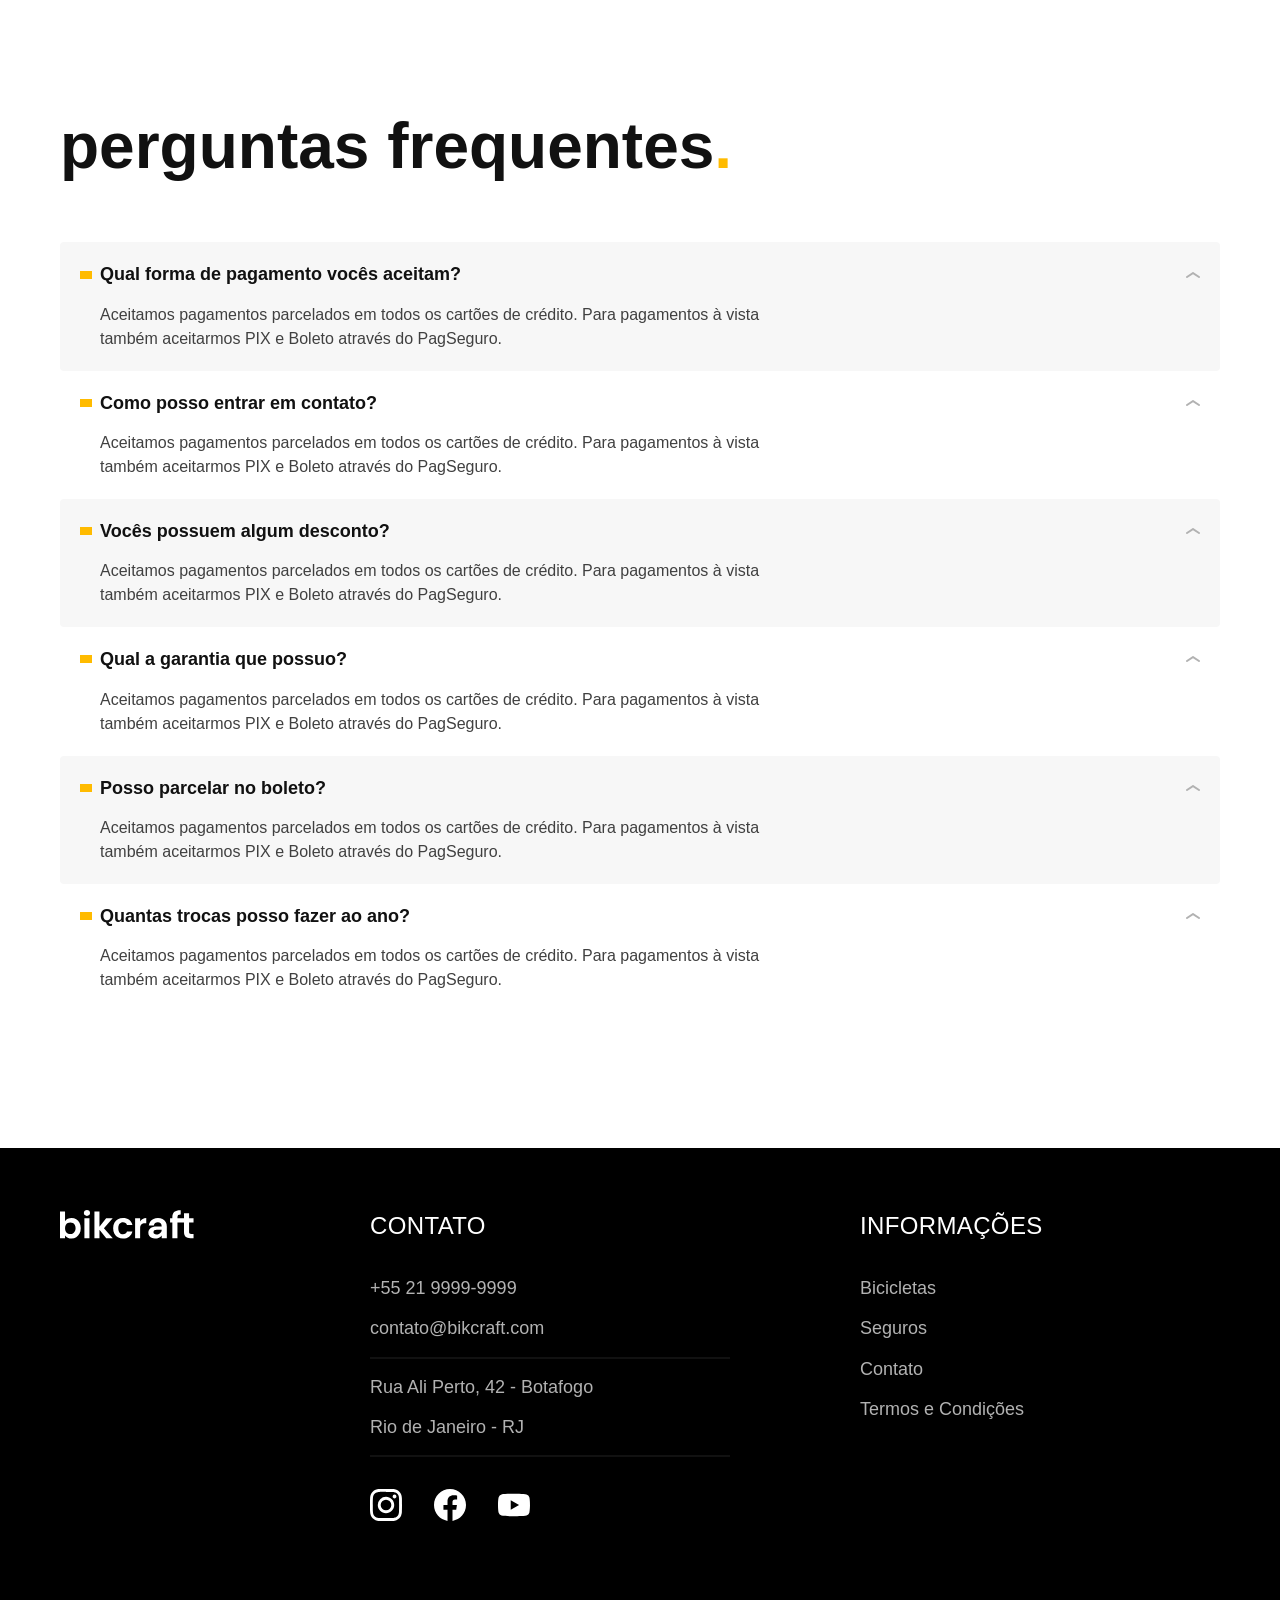
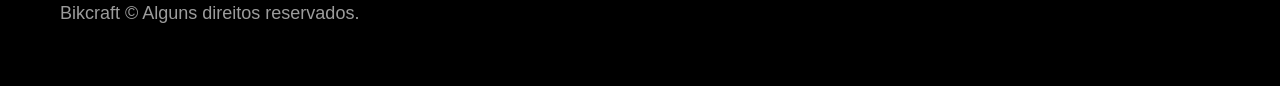
<file: seguros.html>
<!DOCTYPE html>
<html lang="pt-br">

<head>
  <meta charset="UTF-8">
  <meta name="viewport" content="width=device-width, initial-scale=1.0">

  <title>Seguros | Bikcraft</title>
  <meta name="description" content="Seguros.">

  <link rel="stylesheet" href="./css/style.css">
</head>

<body id="seguros">
  <header class="header-bg">
    <div class="header container">
      <a href="./">
        <img src="./img/bikcraft.svg" alt="Bikcraft">
      </a>

      <nav aria-label="primaria">
        <ul class="header-menu font-1-m cor-0">
          <li><a href="./bicicletas.html">Bicicletas</a></li>
          <li><a href="./seguros.html">Seguros</a></li>
          <li><a href="./contato.html">Contato</a></li>
        </ul>
      </nav>
    </div>
  </header>

  <main class="seguros-bg">
    <div class="titulo-bg">
      <div class="titulo container">
        <p class="font-2-l-b cor-5">Escolha o seguro</p>
        <h1 class="font-1-xxl cor-0">você seguro<span class="cor-p1">.</span></h1>
      </div>
    </div>

    <div class="seguros container">

      <div class="seguros-item">
        <h3 class="font-1-xl cor-6">PRATA</h3>
        <span class="font-1-xl cor-0">R$ 199 <span class="font-1-xs cor-6">mensal</span></span>
        <ul class="font-2-m cor-0">
          <li>Duas trocas por ano</li>
          <li>Assistência técnica</li>
          <li>Suporte 08h às 18h</li>
          <li>Cobertura estadual</li>
        </ul>
        <a class="botao secundario" href="./orcamento.html">Inscreva-se</a>
      </div>

      <div class="seguros-item">
        <h3 class="font-1-xl cor-p1">OURO</h3>
        <span class="font-1-xl cor-0">R$ 299 <span class="font-1-xs cor-6">mensal</span></span>
        <ul class="font-2-m cor-0">
          <li>Cinco trocas por ano</li>
          <li>Assistência especial</li>
          <li>Suporte 24h</li>
          <li>Cobertura nacional</li>
          <li>Desconto em parceiros</li>
          <li>Acesso ao Clube Bikcraft</li>
        </ul>
        <a class="botao" href="./orcamento.html">Inscreva-se</a>
      </div>
    </div>
  </main>

  <article class="vantagens-bg">
    <div class="vantagens container">
      <h2 class="font-1-xxl cor-0">vantagens<span class="cor-p1">.</span></h2>
      <ul>
        <li>
          <img src="./img/icones/eletrica.svg" alt="">
          <h3 class="font-1-l cor-0">Reparo Elétrico</h3>
          <p class="font-2-s cor-5">Garantimos o reparo completo do seu motor em caso de falhas. Sabemos que falhas são raras, mas estamos aqui para caso ocorra.</p>
        </li>
        <li>
          <img src="./img/icones/carbono.svg" alt="">
          <h3 class="font-1-l cor-0">Carbono</h3>
          <p class="font-2-s cor-5">Nossos quadros são feitos para durar para sempre. Mas caso algo ocorra, ficamos felizes em reparar.</p>
        </li>
        <li>
          <img src="./img/icones/sustentavel.svg" alt="">
          <h3 class="font-1-l cor-0">Sustentável</h3>
          <p class="font-2-s cor-5">Trabalhamos com a filosofia de desperdício zero. Qualquer parte defeituosa é reciclada e reutilizada em outro projeto.</p>
        </li>
        <li>
          <img src="./img/icones/rastreador.svg" alt="">
          <h3 class="font-1-l cor-0">Rastreador</h3>
          <p class="font-2-s cor-5">Utilizamos o GPS da sua Bikcraft em conjunto com especialistas em segurança para efetuarmos a recuperação.</p>
        </li>
        <li>
          <img src="./img/icones/seguro.svg" alt="">
          <h3 class="font-1-l cor-0">Segurança</h3>
          <p class="font-2-s cor-5">Com o seguro Bikcraft você pode ficar tranquilo em saber que o seu dinheiro não será perdido em casos de roubo.</p>
        </li>
        <li>
          <img src="./img/icones/velocidade.svg" alt="">
          <h3 class="font-1-l cor-0">Rapidez</h3>
          <p class="font-2-s cor-5">A sua Bikcraft ficará pronta para uso no mesmo dia, caso você traga ela para ser reparada em uma das filiais.</p>
        </li>
      </ul>
    </div>
  </article>

  <article class="perguntas container">
    <h2 class="font-1-xxl">perguntas frequentes<span class="cor-p1">.</span></h2>

    <dl>
      <div>
        <dt class="font-1-m-b">Qual forma de pagamento vocês aceitam?</dt>
        <dd class="font-2-s cor-9">Aceitamos pagamentos parcelados em todos os cartões de crédito. Para pagamentos à vista também aceitarmos PIX e Boleto através do PagSeguro.</dd>
      </div>
      <div>
        <dt class="font-1-m-b">Como posso entrar em contato?</dt>
        <dd class="font-2-s cor-9">Aceitamos pagamentos parcelados em todos os cartões de crédito. Para pagamentos à vista também aceitarmos PIX e Boleto através do PagSeguro.</dd>
      </div>
      <div>
        <dt class="font-1-m-b">Vocês possuem algum desconto?</dt>
        <dd class="font-2-s cor-9">Aceitamos pagamentos parcelados em todos os cartões de crédito. Para pagamentos à vista também aceitarmos PIX e Boleto através do PagSeguro.</dd>
      </div>
      <div>
        <dt class="font-1-m-b">Qual a garantia que possuo?</dt>
        <dd class="font-2-s cor-9">Aceitamos pagamentos parcelados em todos os cartões de crédito. Para pagamentos à vista também aceitarmos PIX e Boleto através do PagSeguro.</dd>
      </div>
      <div>
        <dt class="font-1-m-b">Posso parcelar no boleto?</dt>
        <dd class="font-2-s cor-9">Aceitamos pagamentos parcelados em todos os cartões de crédito. Para pagamentos à vista também aceitarmos PIX e Boleto através do PagSeguro.</dd>
      </div>
      <div>
        <dt class="font-1-m-b">Quantas trocas posso fazer ao ano?</dt>
        <dd class="font-2-s cor-9">Aceitamos pagamentos parcelados em todos os cartões de crédito. Para pagamentos à vista também aceitarmos PIX e Boleto através do PagSeguro.</dd>
      </div>
    </dl>
  </article>

  <footer class="footer-bg">
    <div class="footer container">
      <img src="./img/bikcraft.svg" alt="Bikcraft">
      <div class="footer-contato">
        <h3 class="font-2-l-b cor-0">Contato</h3>
        <ul class="font-2-m cor-5">
          <li><a href="tel:+552199999999">+55 21 9999-9999</a></li>
          <li><a href="mailto:contato@bikcraft.com">contato@bikcraft.com</a></li>
          <li>Rua Ali Perto, 42 - Botafogo</li>
          <li>Rio de Janeiro - RJ</li>
        </ul>
        <div class="footer-redes">
          <a href="./">
            <img src="./img/redes/instagram.svg" alt="Instagram">
          </a>
          <a href="./">
            <img src="./img/redes/facebook.svg" alt="Facebook">
          </a>
          <a href="./">
            <img src="./img/redes/youtube.svg" alt="Youtube">
          </a>
        </div>
      </div>
      <div class="footer-informacoes">
        <h3 class="font-2-l-b cor-0">Informações</h3>
        <nav>
          <ul class="font-1-m cor-5">
            <li><a href="./bicicletas.html">Bicicletas</a></li>
            <li><a href="./seguros.html">Seguros</a></li>
            <li><a href="./contato.html">Contato</a></li>
            <li><a href="./termos.html">Termos e Condições</a></li>
          </ul>
        </nav>
      </div>
      <p class="footer-copy font-2-m cor-6">Bikcraft © Alguns direitos reservados.</p>
    </div>
  </footer>
</body>

</html>
</file>
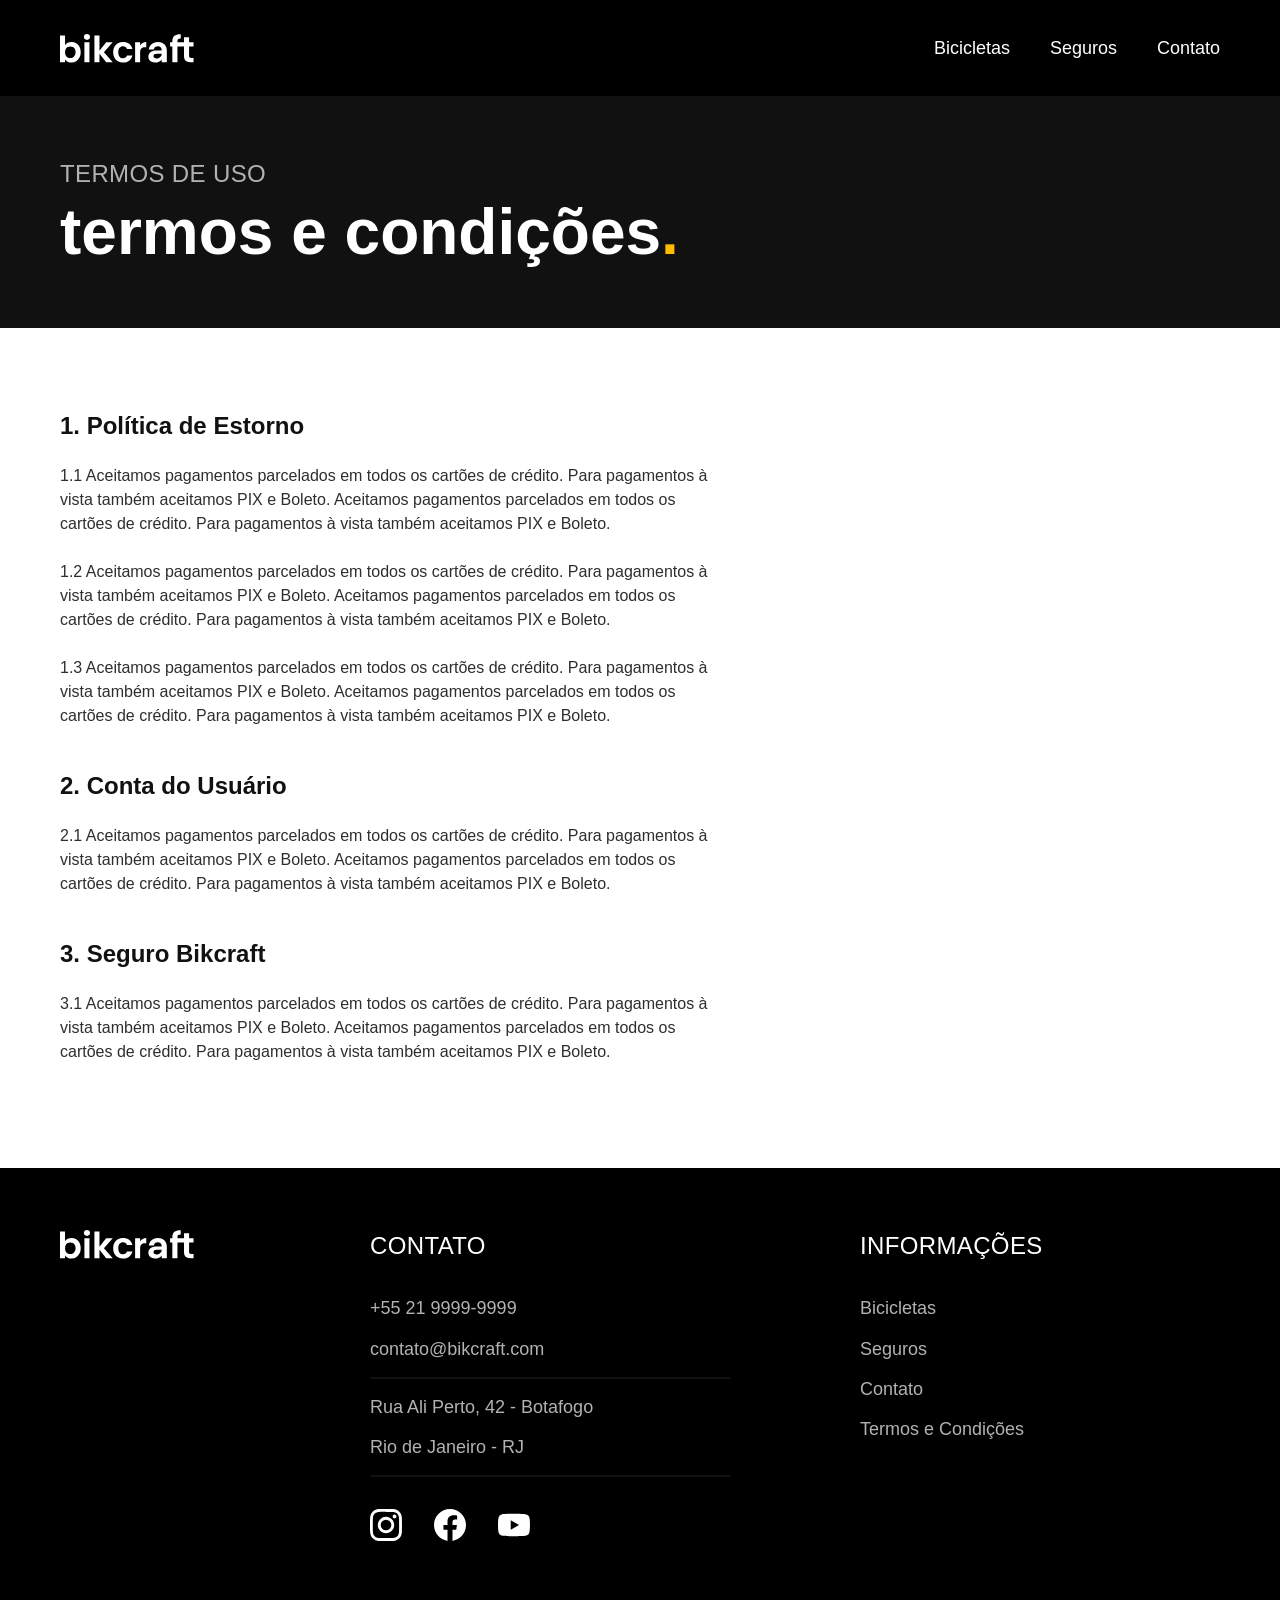
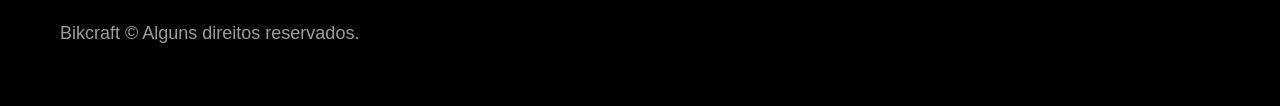
<file: termos.html>
<!DOCTYPE html>
<html lang="pt-br">

<head>
  <meta charset="UTF-8">
  <meta name="viewport" content="width=device-width, initial-scale=1.0">

  <title>Termos e Condições | Bikcraft</title>
  <meta name="description" content="Termos e condições.">

  <link rel="stylesheet" href="./css/style.css">
</head>

<body id="termos">
  <header class="header-bg">
    <div class="header container">
      <a href="./">
        <img src="./img/bikcraft.svg" alt="Bikcraft">
      </a>

      <nav aria-label="primaria">
        <ul class="header-menu font-1-m cor-0">
          <li><a href="./bicicletas.html">Bicicletas</a></li>
          <li><a href="./seguros.html">Seguros</a></li>
          <li><a href="./contato.html">Contato</a></li>
        </ul>
      </nav>
    </div>
  </header>

  <main>
    <div class="titulo-bg">
      <div class="titulo container">
        <p class="font-2-l-b cor-5">Termos de uso</p>
        <h1 class="font-1-xxl cor-0">termos e condições<span class="cor-p1">.</span></h1>
      </div>
    </div>

    <div class="termos font-2-s cor-10 container">
      <h2 class="font-1-l cor-11">1. Política de Estorno</h2>
      <p>1.1 Aceitamos pagamentos parcelados em todos os cartões de crédito. Para pagamentos à vista também aceitamos PIX e Boleto. Aceitamos pagamentos parcelados em todos os cartões de crédito. Para pagamentos à vista também aceitamos PIX e Boleto.</p>
      <p>1.2 Aceitamos pagamentos parcelados em todos os cartões de crédito. Para pagamentos à vista também aceitamos PIX e Boleto. Aceitamos pagamentos parcelados em todos os cartões de crédito. Para pagamentos à vista também aceitamos PIX e Boleto.</p>
      <p>1.3 Aceitamos pagamentos parcelados em todos os cartões de crédito. Para pagamentos à vista também aceitamos PIX e Boleto. Aceitamos pagamentos parcelados em todos os cartões de crédito. Para pagamentos à vista também aceitamos PIX e Boleto.</p>
      <h2 class="font-1-l cor-11">2. Conta do Usuário</h2>
      <p>2.1 Aceitamos pagamentos parcelados em todos os cartões de crédito. Para pagamentos à vista também aceitamos PIX e Boleto. Aceitamos pagamentos parcelados em todos os cartões de crédito. Para pagamentos à vista também aceitamos PIX e Boleto.</p>
      <h2 class="font-1-l cor-11">3. Seguro Bikcraft</h2>
      <p>3.1 Aceitamos pagamentos parcelados em todos os cartões de crédito. Para pagamentos à vista também aceitamos PIX e Boleto. Aceitamos pagamentos parcelados em todos os cartões de crédito. Para pagamentos à vista também aceitamos PIX e Boleto.</p>
    </div>
  </main>

  <footer class="footer-bg">
    <div class="footer container">
      <img src="./img/bikcraft.svg" alt="Bikcraft">
      <div class="footer-contato">
        <h3 class="font-2-l-b cor-0">Contato</h3>
        <ul class="font-2-m cor-5">
          <li><a href="tel:+552199999999">+55 21 9999-9999</a></li>
          <li><a href="mailto:contato@bikcraft.com">contato@bikcraft.com</a></li>
          <li>Rua Ali Perto, 42 - Botafogo</li>
          <li>Rio de Janeiro - RJ</li>
        </ul>
        <div class="footer-redes">
          <a href="./">
            <img src="./img/redes/instagram.svg" alt="Instagram">
          </a>
          <a href="./">
            <img src="./img/redes/facebook.svg" alt="Facebook">
          </a>
          <a href="./">
            <img src="./img/redes/youtube.svg" alt="Youtube">
          </a>
        </div>
      </div>
      <div class="footer-informacoes">
        <h3 class="font-2-l-b cor-0">Informações</h3>
        <nav>
          <ul class="font-1-m cor-5">
            <li><a href="./bicicletas.html">Bicicletas</a></li>
            <li><a href="./seguros.html">Seguros</a></li>
            <li><a href="./contato.html">Contato</a></li>
            <li><a href="./termos.html">Termos e Condições</a></li>
          </ul>
        </nav>
      </div>
      <p class="footer-copy font-2-m cor-6">Bikcraft © Alguns direitos reservados.</p>
    </div>
  </footer>
</body>

</html>
</file>
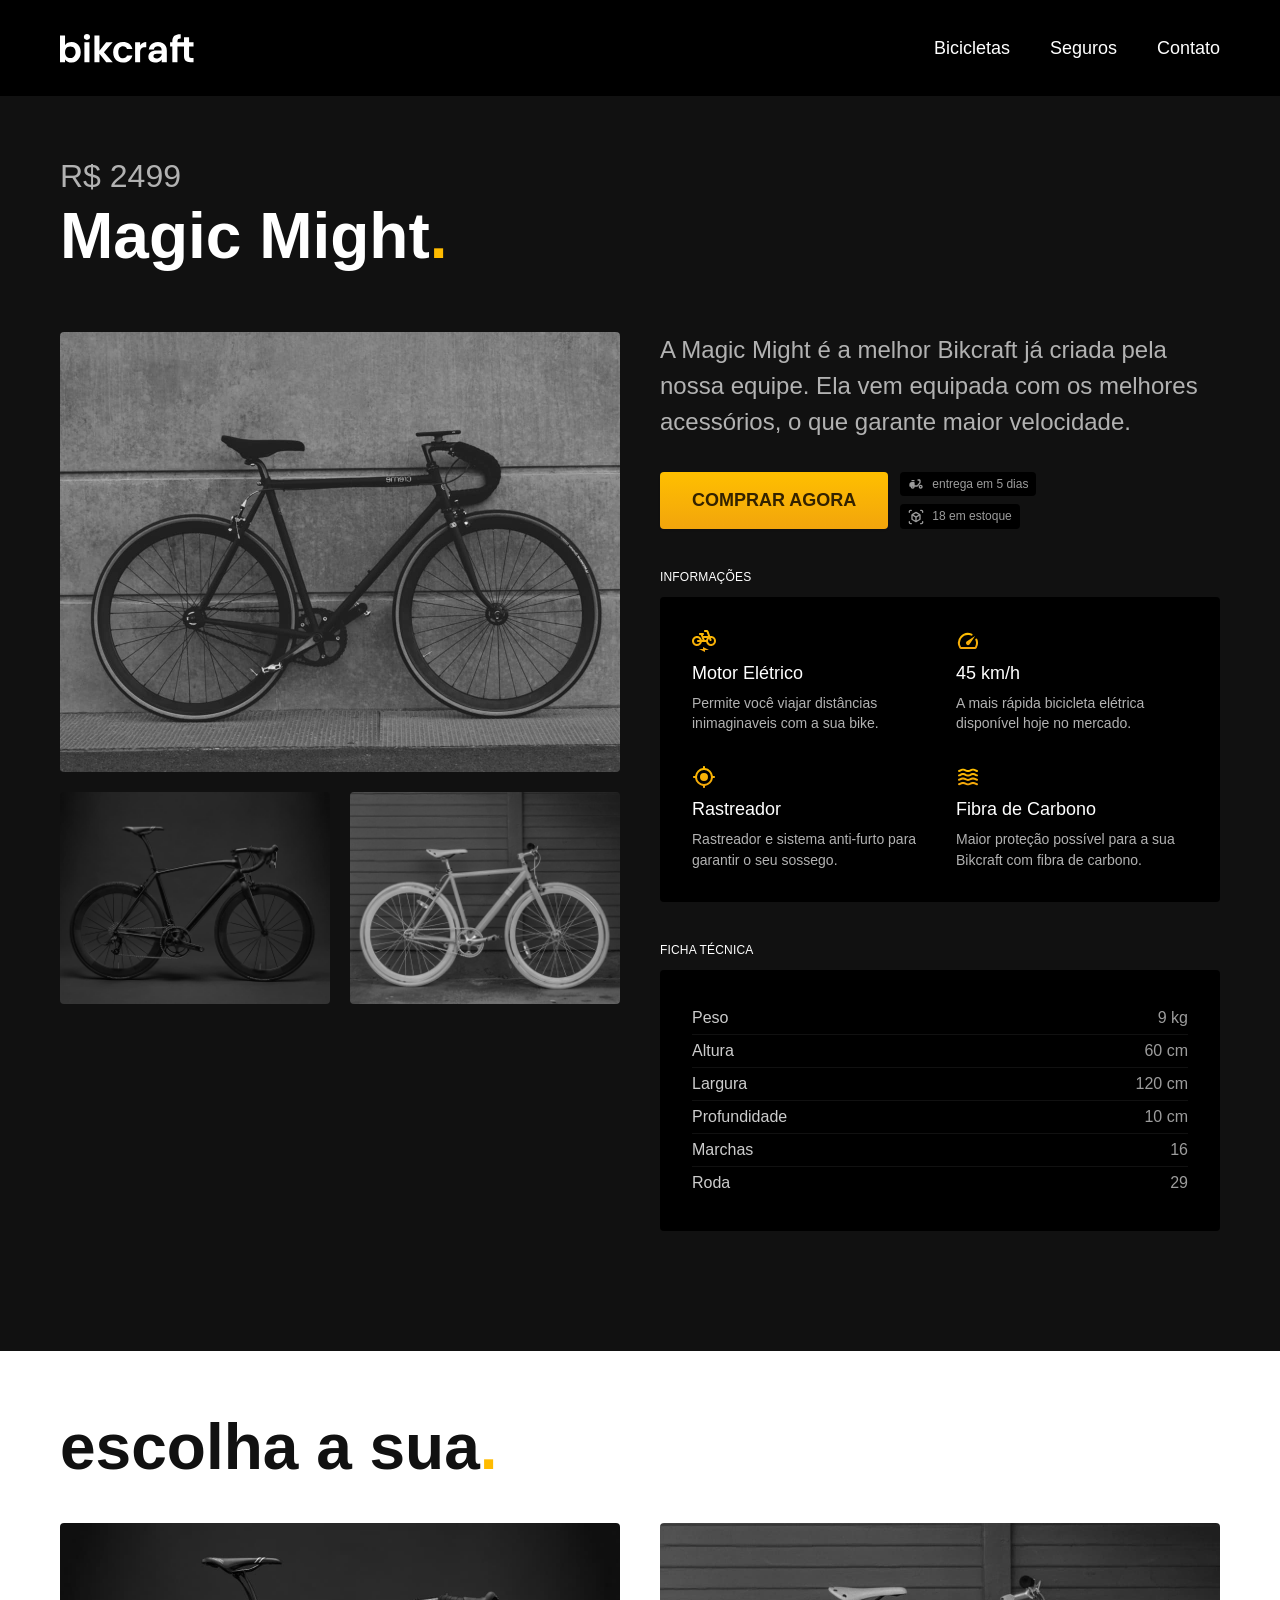
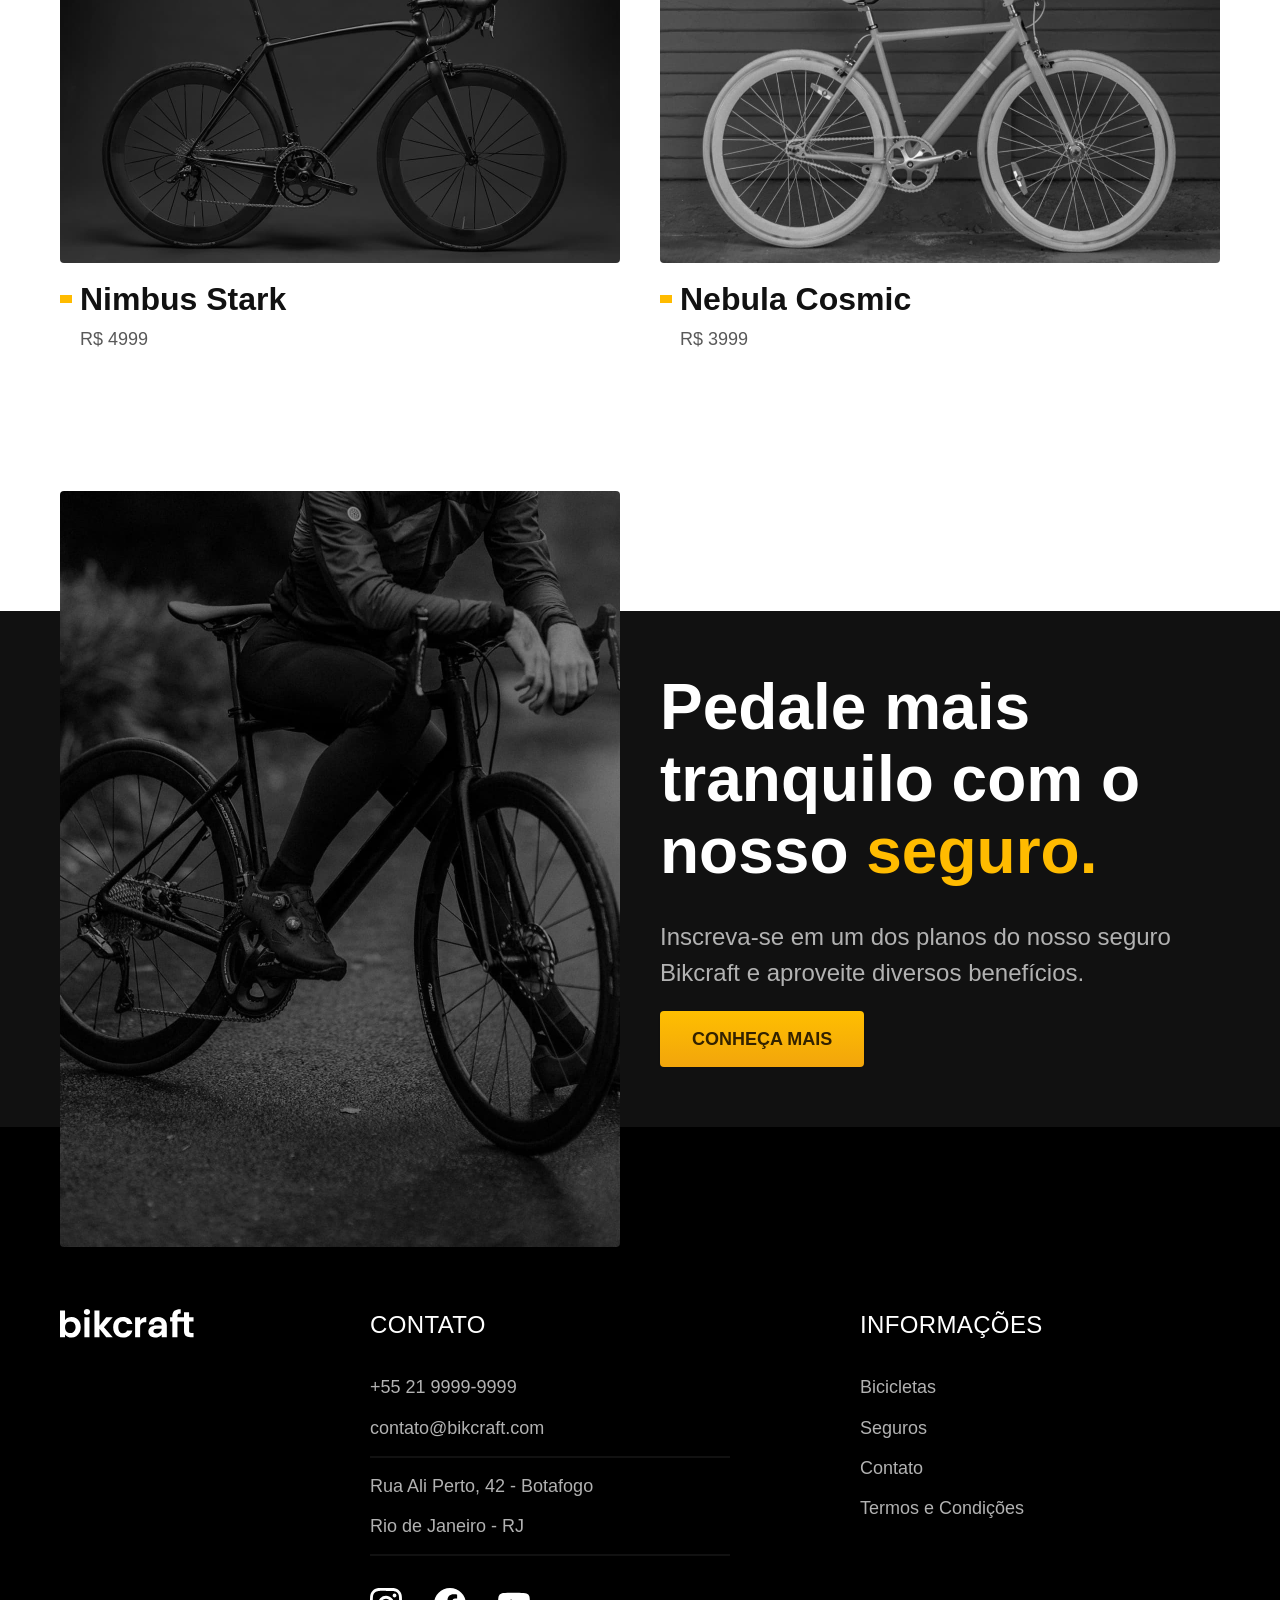
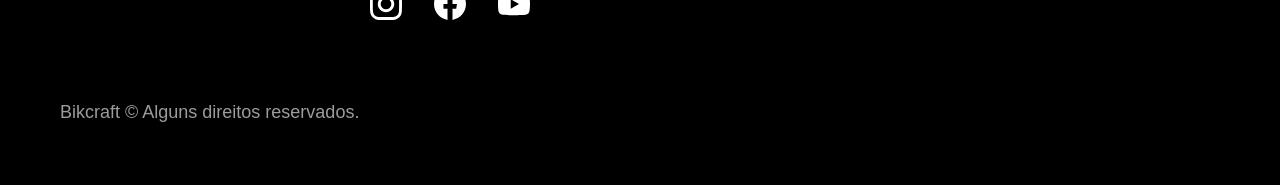
<file: bicicletas/magic.html>
<!DOCTYPE html>
<html lang="pt-br">

<head>
  <meta charset="UTF-8">
  <meta name="viewport" content="width=device-width, initial-scale=1.0">

  <title>Magic | Bikcraft</title>
  <meta name="description" content="Magic.">

  <link rel="stylesheet" href="../css/style.css">
</head>

<body id="bicicleta">
  <header class="header-bg">
    <div class="header container">
      <a href="../">
        <img src="../img/bikcraft.svg" alt="Bikcraft">
      </a>

      <nav aria-label="primaria">
        <ul class="header-menu font-1-m cor-0">
          <li><a href="../bicicletas.html">Bicicletas</a></li>
          <li><a href="../seguros.html">Seguros</a></li>
          <li><a href="../contato.html">Contato</a></li>
        </ul>
      </nav>
    </div>
  </header>

  <main class="titulo-bg">
    <div>
      <div class="titulo container">
        <p class="font-2-xl cor-5">R$ 2499</p>
        <h1 class="font-1-xxl cor-0">Magic Might<span class="cor-p1">.</span></h1>
      </div>
    </div>
    <div class="bicicleta container">
      <div class="bicicleta-imagens">
        <img src="../img/bicicleta/nimbus2.jpg" alt="">
        <img src="../img/bicicleta/nimbus1.jpg" alt="">
        <img src="../img/bicicleta/nimbus3.jpg" alt="">
      </div>
      <div class="bicicleta-conteudo">
        <p class="font-2-l cor-5">A Magic Might é a melhor Bikcraft já criada pela nossa equipe. Ela vem equipada com os melhores acessórios, o que garante maior velocidade.</p>
        <div class="bicicleta-comprar">
          <a class="botao" href="../orcamento.html">Comprar Agora</a>
          <span class="font-1-xs cor-6"><img src="../img/icones/entrega.svg" alt=""> entrega em 5 dias</span>
          <span class="font-1-xs cor-6"><img src="../img/icones/estoque.svg" alt=""> 18 em estoque</span>
        </div>

        <h2 class="font-1-xs cor-0">Informações</h2>
        <ul class="bicicleta-informacoes">
          <li>
            <img src="../img/icones/eletrica.svg" alt="">
            <h3 class="font-1-m cor-0">Motor Elétrico</h3>
            <p class="font-2-xs cor-5">Permite você viajar distâncias inimaginaveis com a sua bike.</p>
          </li>
          <li>
            <img src="../img/icones/velocidade.svg" alt="">
            <h3 class="font-1-m cor-0">45 km/h</h3>
            <p class="font-2-xs cor-5">A mais rápida bicicleta elétrica disponível hoje no mercado.</p>
          </li>
          <li>
            <img src="../img/icones/rastreador.svg" alt="">
            <h3 class="font-1-m cor-0">Rastreador</h3>
            <p class="font-2-xs cor-5">Rastreador e sistema anti-furto para garantir o seu sossego.</p>
          </li>
          <li>
            <img src="../img/icones/carbono.svg" alt="">
            <h3 class="font-1-m cor-0">Fibra de Carbono</h3>
            <p class="font-2-xs cor-5">Maior proteção possível para a sua Bikcraft com fibra de carbono.</p>
          </li>
        </ul>
        <h2 class="font-1-xs cor-0">Ficha Técnica</h2>
        <ul class="bicicleta-ficha font-2-s cor-4">
          <li>Peso <span>9 kg</span></li>
          <li>Altura <span>60 cm</span></li>
          <li>Largura <span>120 cm</span></li>
          <li>Profundidade <span>10 cm</span></li>
          <li>Marchas <span>16</span></li>
          <li>Roda <span>29</span></li>
        </ul>
      </div>
    </div>
  </main>

  <article class="bicicletas-lista container">
    <h2 class="font-1-xxl">escolha a sua<span class="cor-p1">.</span></h2>

    <ul>
      <li>
        <a href="./nimbus.html">
          <img src="../img/bicicletas/nimbus.jpg" alt="Bicicleta preta">
          <h3 class="font-1-xl">Nimbus Stark</h3>
          <span class="font-2-m cor-8">R$ 4999</span>
        </a>
      </li>
      <li>
        <a href="./nebula.html">
          <img src="../img/bicicletas/nebula.jpg" alt="Bicicleta preta">
          <h3 class="font-1-xl">Nebula Cosmic</h3>
          <span class="font-2-m cor-8">R$ 3999</span>
        </a>
      </li>
    </ul>
  </article>

  <article class="seguro-bg">
    <div class="seguro container">
      <div class="seguro-imagem">
        <img src="../img/fotos/seguros.jpg" alt="Pessoa parada em cima de uma bicicleta.">
      </div>
      <div class="seguro-conteudo">
        <h2 class="font-1-xxl cor-0">Pedale mais tranquilo com o nosso <span class="cor-p1">seguro.</span></h2>
        <p class="font-2-l cor-5">Inscreva-se em um dos planos do nosso seguro Bikcraft e aproveite diversos benefícios.</p>
        <a class="botao" href="../seguros.html">Conheça Mais</a>
      </div>
    </div>
  </article>

  <footer class="footer-bg">
    <div class="footer container">
      <img src="../img/bikcraft.svg" alt="Bikcraft">
      <div class="footer-contato">
        <h3 class="font-2-l-b cor-0">Contato</h3>
        <ul class="font-2-m cor-5">
          <li><a href="tel:+552199999999">+55 21 9999-9999</a></li>
          <li><a href="mailto:contato@bikcraft.com">contato@bikcraft.com</a></li>
          <li>Rua Ali Perto, 42 - Botafogo</li>
          <li>Rio de Janeiro - RJ</li>
        </ul>
        <div class="footer-redes">
          <a href="../">
            <img src="../img/redes/instagram.svg" alt="Instagram">
          </a>
          <a href="../">
            <img src="../img/redes/facebook.svg" alt="Facebook">
          </a>
          <a href="../">
            <img src="../img/redes/youtube.svg" alt="Youtube">
          </a>
        </div>
      </div>
      <div class="footer-informacoes">
        <h3 class="font-2-l-b cor-0">Informações</h3>
        <nav>
          <ul class="font-1-m cor-5">
            <li><a href="../bicicletas.html">Bicicletas</a></li>
            <li><a href="../seguros.html">Seguros</a></li>
            <li><a href="../contato.html">Contato</a></li>
            <li><a href="../termos.html">Termos e Condições</a></li>
          </ul>
        </nav>
      </div>
      <p class="footer-copy font-2-m cor-6">Bikcraft © Alguns direitos reservados.</p>
    </div>
  </footer>
</body>

</html>
</file>
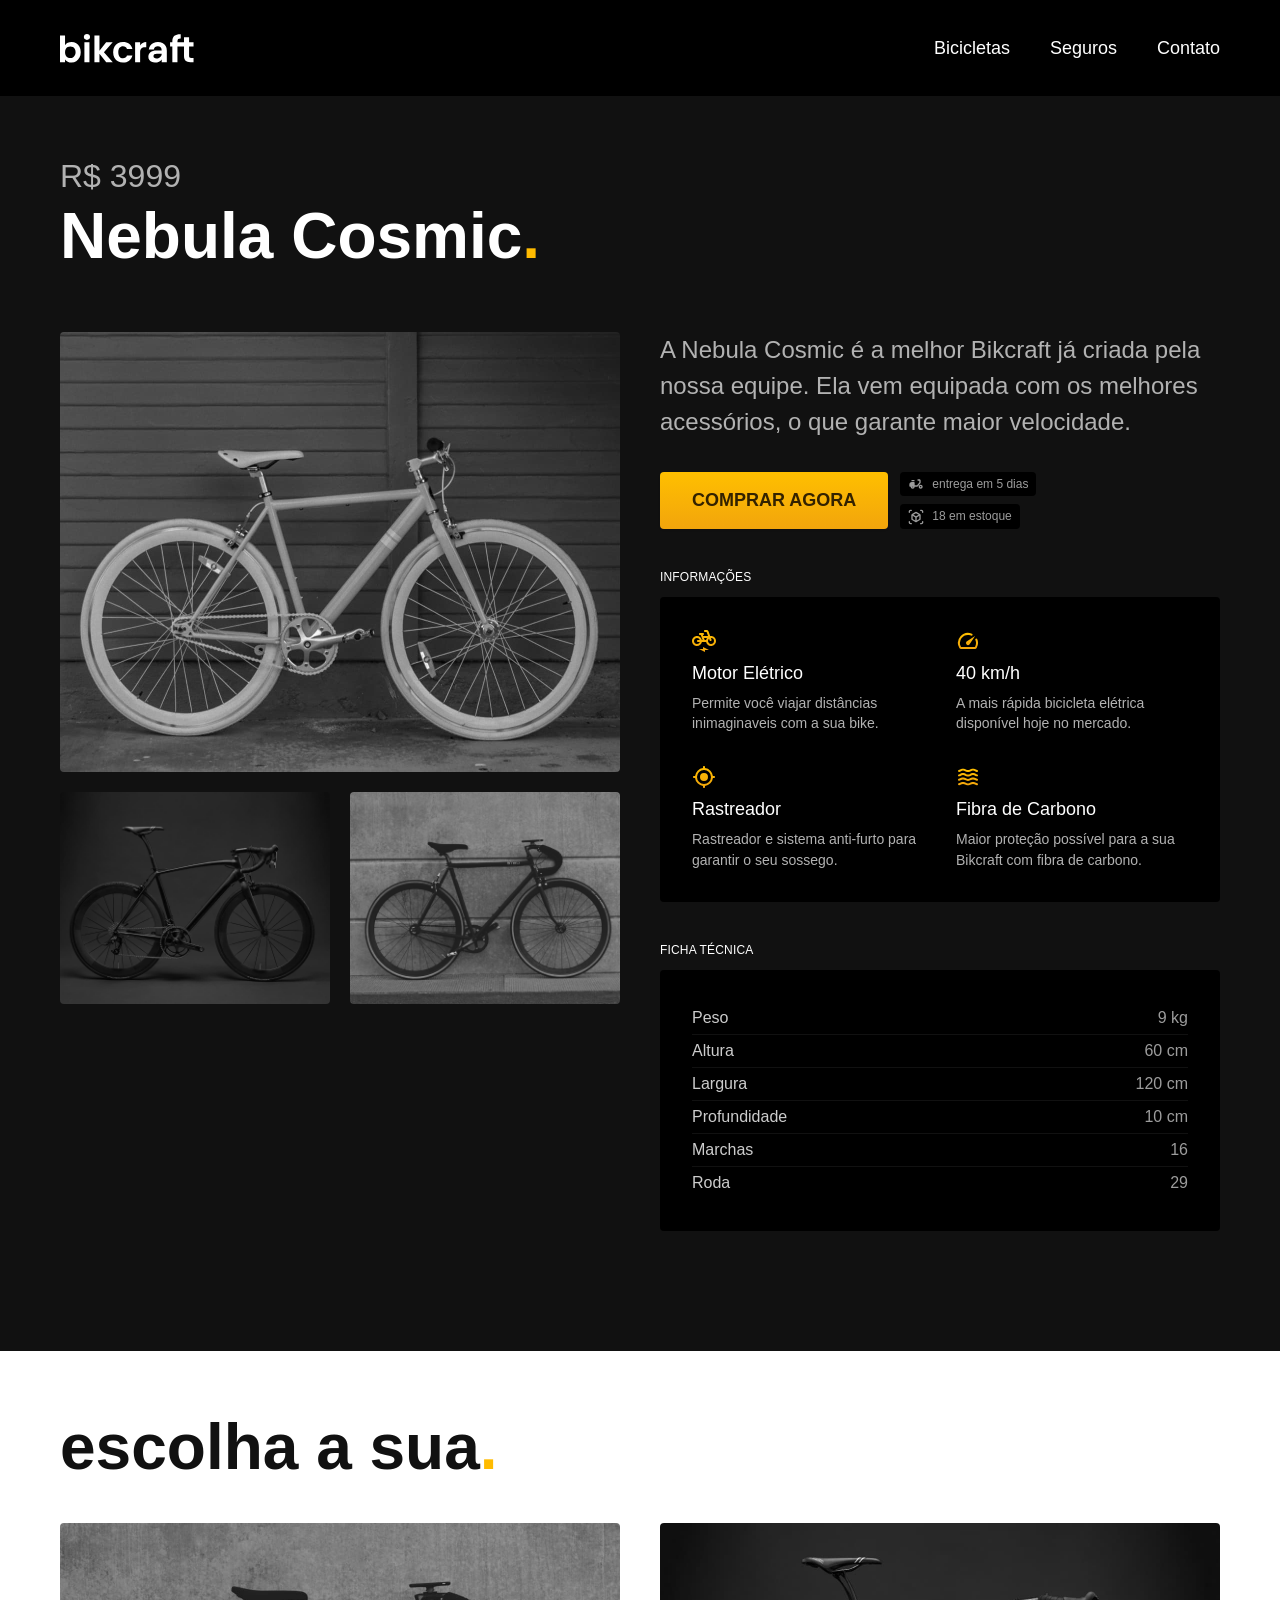
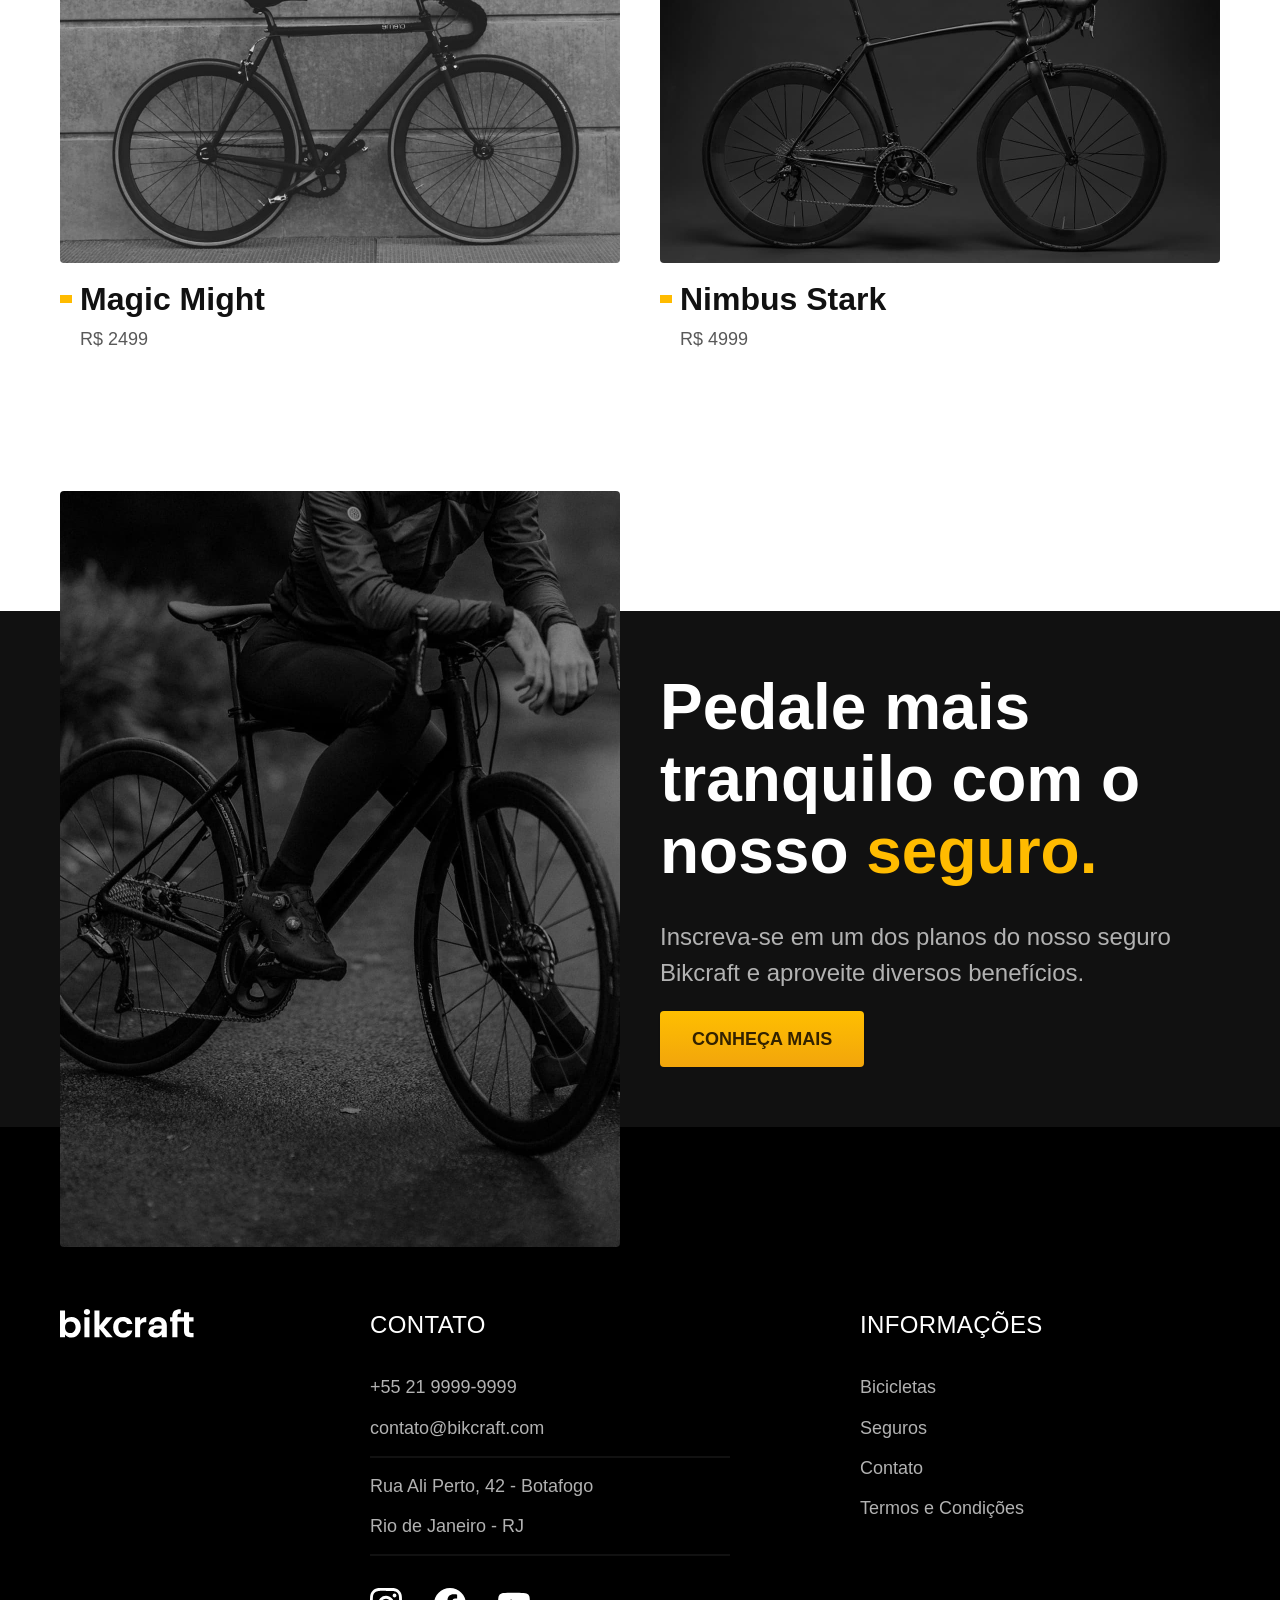
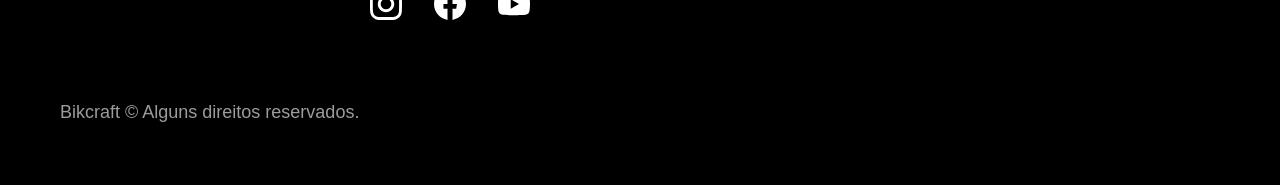
<file: bicicletas/nebula.html>
<!DOCTYPE html>
<html lang="pt-br">

<head>
  <meta charset="UTF-8">
  <meta name="viewport" content="width=device-width, initial-scale=1.0">

  <title>Nebula | Bikcraft</title>
  <meta name="description" content="Nebula.">

  <link rel="stylesheet" href="../css/style.css">
</head>

<body id="bicicleta">
  <header class="header-bg">
    <div class="header container">
      <a href="../">
        <img src="../img/bikcraft.svg" alt="Bikcraft">
      </a>

      <nav aria-label="primaria">
        <ul class="header-menu font-1-m cor-0">
          <li><a href="../bicicletas.html">Bicicletas</a></li>
          <li><a href="../seguros.html">Seguros</a></li>
          <li><a href="../contato.html">Contato</a></li>
        </ul>
      </nav>
    </div>
  </header>

  <main class="titulo-bg">
    <div>
      <div class="titulo container">
        <p class="font-2-xl cor-5">R$ 3999</p>
        <h1 class="font-1-xxl cor-0">Nebula Cosmic<span class="cor-p1">.</span></h1>
      </div>
    </div>
    <div class="bicicleta container">
      <div class="bicicleta-imagens">
        <img src="../img/bicicleta/nimbus3.jpg" alt="">
        <img src="../img/bicicleta/nimbus1.jpg" alt="">
        <img src="../img/bicicleta/nimbus2.jpg" alt="">
      </div>
      <div class="bicicleta-conteudo">
        <p class="font-2-l cor-5">A Nebula Cosmic é a melhor Bikcraft já criada pela nossa equipe. Ela vem equipada com os melhores acessórios, o que garante maior velocidade.</p>
        <div class="bicicleta-comprar">
          <a class="botao" href="../orcamento.html">Comprar Agora</a>
          <span class="font-1-xs cor-6"><img src="../img/icones/entrega.svg" alt=""> entrega em 5 dias</span>
          <span class="font-1-xs cor-6"><img src="../img/icones/estoque.svg" alt=""> 18 em estoque</span>
        </div>

        <h2 class="font-1-xs cor-0">Informações</h2>
        <ul class="bicicleta-informacoes">
          <li>
            <img src="../img/icones/eletrica.svg" alt="">
            <h3 class="font-1-m cor-0">Motor Elétrico</h3>
            <p class="font-2-xs cor-5">Permite você viajar distâncias inimaginaveis com a sua bike.</p>
          </li>
          <li>
            <img src="../img/icones/velocidade.svg" alt="">
            <h3 class="font-1-m cor-0">40 km/h</h3>
            <p class="font-2-xs cor-5">A mais rápida bicicleta elétrica disponível hoje no mercado.</p>
          </li>
          <li>
            <img src="../img/icones/rastreador.svg" alt="">
            <h3 class="font-1-m cor-0">Rastreador</h3>
            <p class="font-2-xs cor-5">Rastreador e sistema anti-furto para garantir o seu sossego.</p>
          </li>
          <li>
            <img src="../img/icones/carbono.svg" alt="">
            <h3 class="font-1-m cor-0">Fibra de Carbono</h3>
            <p class="font-2-xs cor-5">Maior proteção possível para a sua Bikcraft com fibra de carbono.</p>
          </li>
        </ul>
        <h2 class="font-1-xs cor-0">Ficha Técnica</h2>
        <ul class="bicicleta-ficha font-2-s cor-4">
          <li>Peso <span>9 kg</span></li>
          <li>Altura <span>60 cm</span></li>
          <li>Largura <span>120 cm</span></li>
          <li>Profundidade <span>10 cm</span></li>
          <li>Marchas <span>16</span></li>
          <li>Roda <span>29</span></li>
        </ul>
      </div>
    </div>
  </main>

  <article class="bicicletas-lista container">
    <h2 class="font-1-xxl">escolha a sua<span class="cor-p1">.</span></h2>

    <ul>
      <li>
        <a href="./magic.html">
          <img src="../img/bicicletas/magic.jpg" alt="Bicicleta preta">
          <h3 class="font-1-xl">Magic Might</h3>
          <span class="font-2-m cor-8">R$ 2499</span>
        </a>
      </li>
      <li>
        <a href="./nimbus.html">
          <img src="../img/bicicletas/nimbus.jpg" alt="Bicicleta preta">
          <h3 class="font-1-xl">Nimbus Stark</h3>
          <span class="font-2-m cor-8">R$ 4999</span>
        </a>
      </li>
    </ul>
  </article>

  <article class="seguro-bg">
    <div class="seguro container">
      <div class="seguro-imagem">
        <img src="../img/fotos/seguros.jpg" alt="Pessoa parada em cima de uma bicicleta.">
      </div>
      <div class="seguro-conteudo">
        <h2 class="font-1-xxl cor-0">Pedale mais tranquilo com o nosso <span class="cor-p1">seguro.</span></h2>
        <p class="font-2-l cor-5">Inscreva-se em um dos planos do nosso seguro Bikcraft e aproveite diversos benefícios.</p>
        <a class="botao" href="../seguros.html">Conheça Mais</a>
      </div>
    </div>
  </article>

  <footer class="footer-bg">
    <div class="footer container">
      <img src="../img/bikcraft.svg" alt="Bikcraft">
      <div class="footer-contato">
        <h3 class="font-2-l-b cor-0">Contato</h3>
        <ul class="font-2-m cor-5">
          <li><a href="tel:+552199999999">+55 21 9999-9999</a></li>
          <li><a href="mailto:contato@bikcraft.com">contato@bikcraft.com</a></li>
          <li>Rua Ali Perto, 42 - Botafogo</li>
          <li>Rio de Janeiro - RJ</li>
        </ul>
        <div class="footer-redes">
          <a href="../">
            <img src="../img/redes/instagram.svg" alt="Instagram">
          </a>
          <a href="../">
            <img src="../img/redes/facebook.svg" alt="Facebook">
          </a>
          <a href="../">
            <img src="../img/redes/youtube.svg" alt="Youtube">
          </a>
        </div>
      </div>
      <div class="footer-informacoes">
        <h3 class="font-2-l-b cor-0">Informações</h3>
        <nav>
          <ul class="font-1-m cor-5">
            <li><a href="../bicicletas.html">Bicicletas</a></li>
            <li><a href="../seguros.html">Seguros</a></li>
            <li><a href="../contato.html">Contato</a></li>
            <li><a href="../termos.html">Termos e Condições</a></li>
          </ul>
        </nav>
      </div>
      <p class="footer-copy font-2-m cor-6">Bikcraft © Alguns direitos reservados.</p>
    </div>
  </footer>
</body>

</html>
</file>
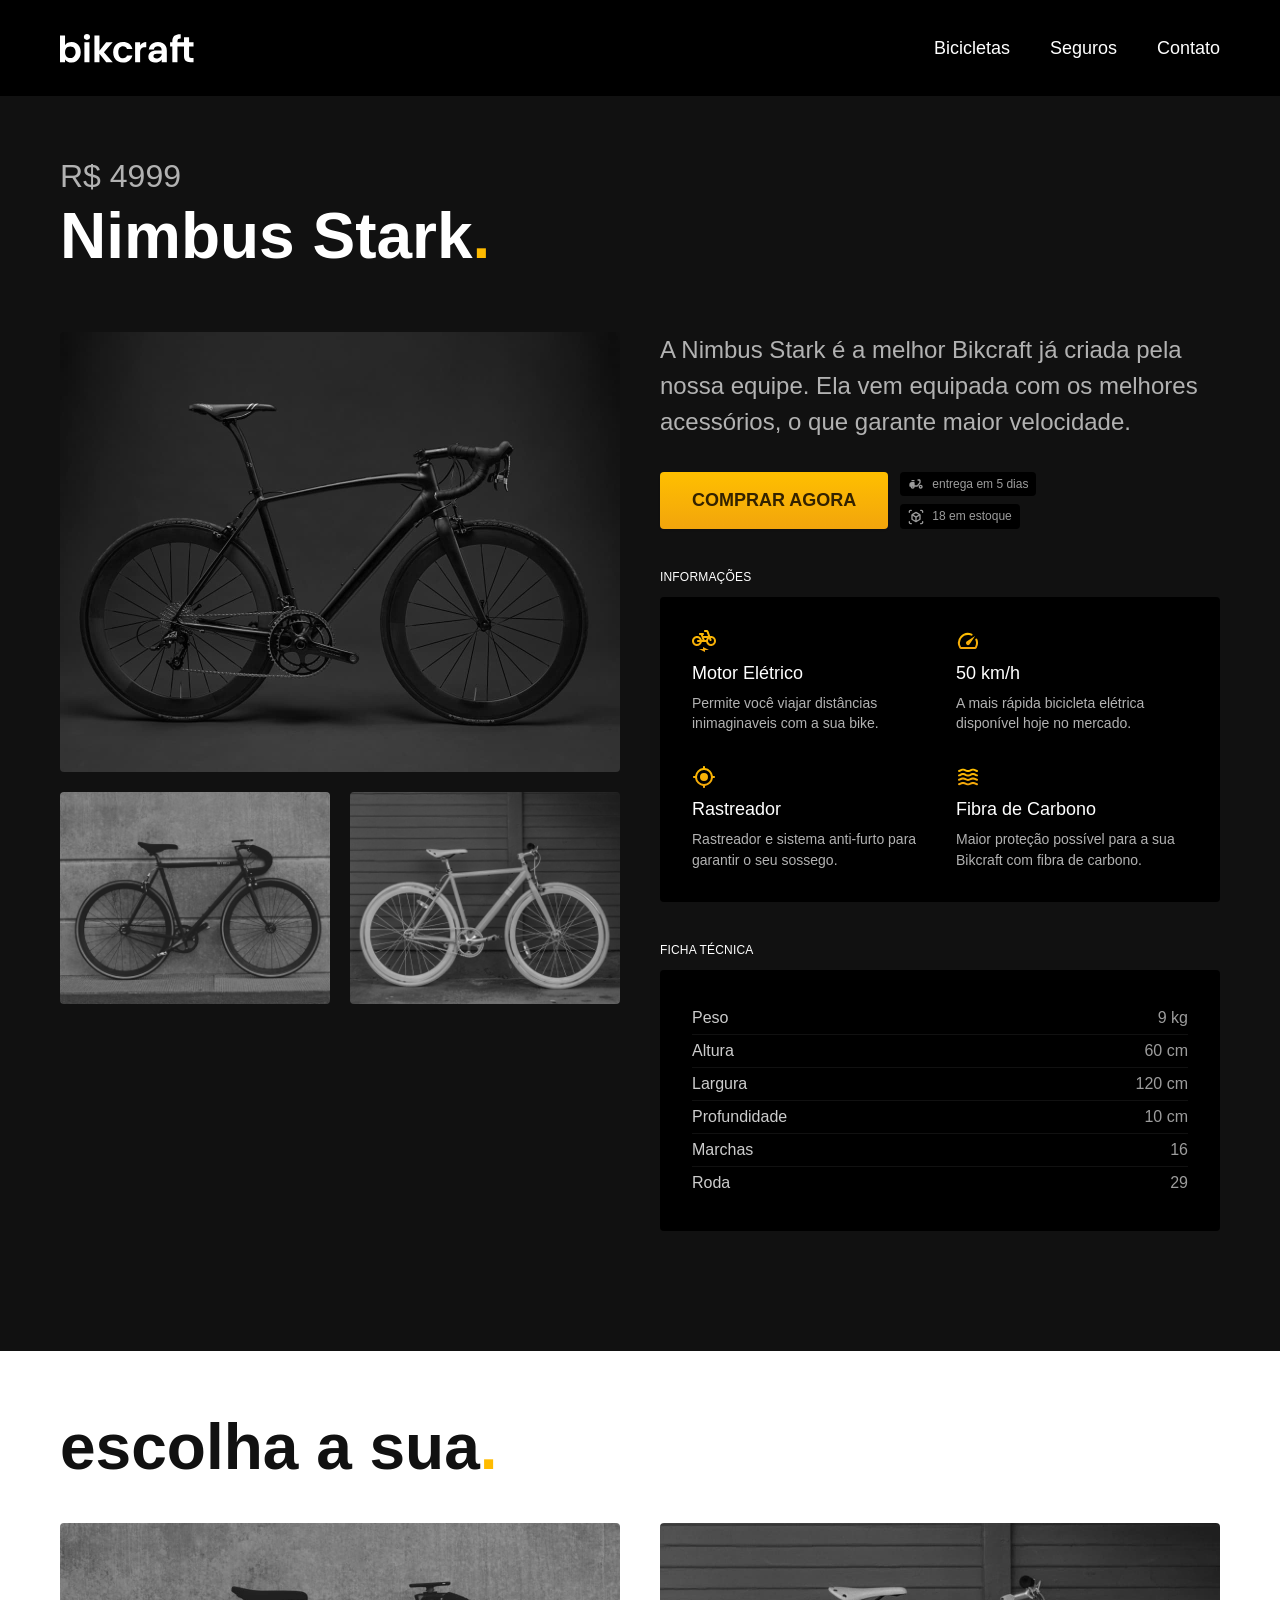
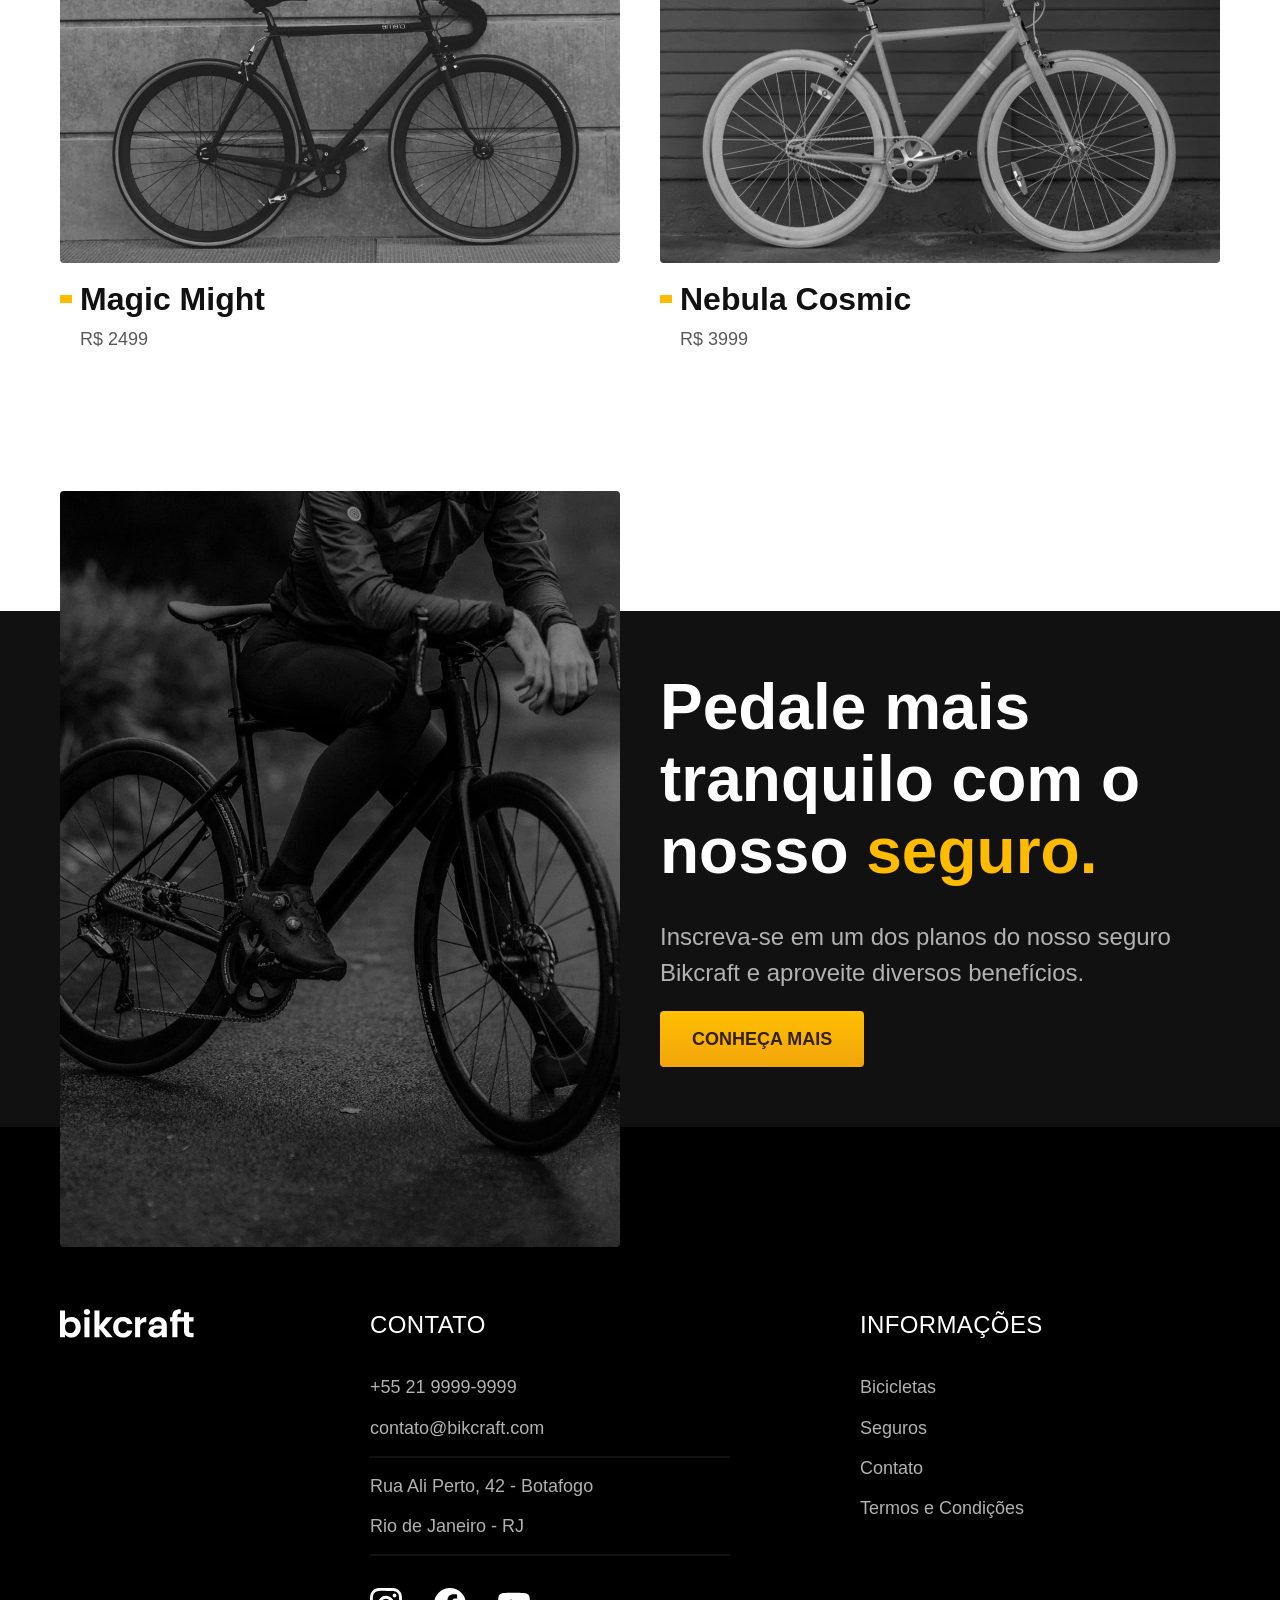
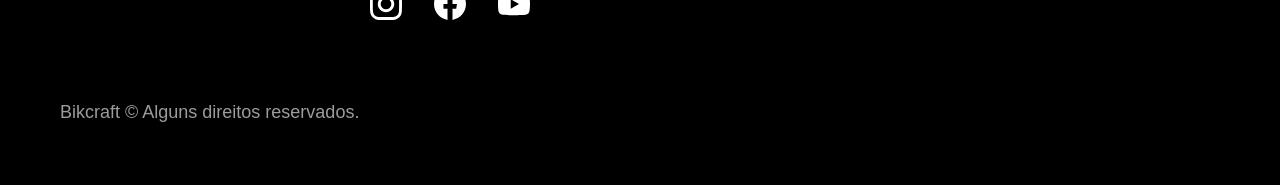
<file: bicicletas/nimbus.html>
<!DOCTYPE html>
<html lang="pt-br">

<head>
  <meta charset="UTF-8">
  <meta name="viewport" content="width=device-width, initial-scale=1.0">

  <title>Nimbus | Bikcraft</title>
  <meta name="description" content="Nimbus.">

  <link rel="stylesheet" href="../css/style.css">
</head>

<body id="bicicleta">
  <header class="header-bg">
    <div class="header container">
      <a href="../">
        <img src="../img/bikcraft.svg" alt="Bikcraft">
      </a>

      <nav aria-label="primaria">
        <ul class="header-menu font-1-m cor-0">
          <li><a href="../bicicletas.html">Bicicletas</a></li>
          <li><a href="../seguros.html">Seguros</a></li>
          <li><a href="../contato.html">Contato</a></li>
        </ul>
      </nav>
    </div>
  </header>

  <main class="titulo-bg">
    <div>
      <div class="titulo container">
        <p class="font-2-xl cor-5">R$ 4999</p>
        <h1 class="font-1-xxl cor-0">Nimbus Stark<span class="cor-p1">.</span></h1>
      </div>
    </div>
    <div class="bicicleta container">
      <div class="bicicleta-imagens">
        <img src="../img/bicicleta/nimbus1.jpg" alt="">
        <img src="../img/bicicleta/nimbus2.jpg" alt="">
        <img src="../img/bicicleta/nimbus3.jpg" alt="">
      </div>
      <div class="bicicleta-conteudo">
        <p class="font-2-l cor-5">A Nimbus Stark é a melhor Bikcraft já criada pela nossa equipe. Ela vem equipada com os melhores acessórios, o que garante maior velocidade.</p>
        <div class="bicicleta-comprar">
          <a class="botao" href="../orcamento.html">Comprar Agora</a>
          <span class="font-1-xs cor-6"><img src="../img/icones/entrega.svg" alt=""> entrega em 5 dias</span>
          <span class="font-1-xs cor-6"><img src="../img/icones/estoque.svg" alt=""> 18 em estoque</span>
        </div>

        <h2 class="font-1-xs cor-0">Informações</h2>
        <ul class="bicicleta-informacoes">
          <li>
            <img src="../img/icones/eletrica.svg" alt="">
            <h3 class="font-1-m cor-0">Motor Elétrico</h3>
            <p class="font-2-xs cor-5">Permite você viajar distâncias inimaginaveis com a sua bike.</p>
          </li>
          <li>
            <img src="../img/icones/velocidade.svg" alt="">
            <h3 class="font-1-m cor-0">50 km/h</h3>
            <p class="font-2-xs cor-5">A mais rápida bicicleta elétrica disponível hoje no mercado.</p>
          </li>
          <li>
            <img src="../img/icones/rastreador.svg" alt="">
            <h3 class="font-1-m cor-0">Rastreador</h3>
            <p class="font-2-xs cor-5">Rastreador e sistema anti-furto para garantir o seu sossego.</p>
          </li>
          <li>
            <img src="../img/icones/carbono.svg" alt="">
            <h3 class="font-1-m cor-0">Fibra de Carbono</h3>
            <p class="font-2-xs cor-5">Maior proteção possível para a sua Bikcraft com fibra de carbono.</p>
          </li>
        </ul>
        <h2 class="font-1-xs cor-0">Ficha Técnica</h2>
        <ul class="bicicleta-ficha font-2-s cor-4">
          <li>Peso <span>9 kg</span></li>
          <li>Altura <span>60 cm</span></li>
          <li>Largura <span>120 cm</span></li>
          <li>Profundidade <span>10 cm</span></li>
          <li>Marchas <span>16</span></li>
          <li>Roda <span>29</span></li>
        </ul>
      </div>
    </div>
  </main>

  <article class="bicicletas-lista container">
    <h2 class="font-1-xxl">escolha a sua<span class="cor-p1">.</span></h2>

    <ul>
      <li>
        <a href="./magic.html">
          <img src="../img/bicicletas/magic.jpg" alt="Bicicleta preta">
          <h3 class="font-1-xl">Magic Might</h3>
          <span class="font-2-m cor-8">R$ 2499</span>
        </a>
      </li>
      <li>
        <a href="./nebula.html">
          <img src="../img/bicicletas/nebula.jpg" alt="Bicicleta preta">
          <h3 class="font-1-xl">Nebula Cosmic</h3>
          <span class="font-2-m cor-8">R$ 3999</span>
        </a>
      </li>
    </ul>
  </article>

  <article class="seguro-bg">
    <div class="seguro container">
      <div class="seguro-imagem">
        <img src="../img/fotos/seguros.jpg" alt="Pessoa parada em cima de uma bicicleta.">
      </div>
      <div class="seguro-conteudo">
        <h2 class="font-1-xxl cor-0">Pedale mais tranquilo com o nosso <span class="cor-p1">seguro.</span></h2>
        <p class="font-2-l cor-5">Inscreva-se em um dos planos do nosso seguro Bikcraft e aproveite diversos benefícios.</p>
        <a class="botao" href="../seguros.html">Conheça Mais</a>
      </div>
    </div>
  </article>

  <footer class="footer-bg">
    <div class="footer container">
      <img src="../img/bikcraft.svg" alt="Bikcraft">
      <div class="footer-contato">
        <h3 class="font-2-l-b cor-0">Contato</h3>
        <ul class="font-2-m cor-5">
          <li><a href="tel:+552199999999">+55 21 9999-9999</a></li>
          <li><a href="mailto:contato@bikcraft.com">contato@bikcraft.com</a></li>
          <li>Rua Ali Perto, 42 - Botafogo</li>
          <li>Rio de Janeiro - RJ</li>
        </ul>
        <div class="footer-redes">
          <a href="../">
            <img src="../img/redes/instagram.svg" alt="Instagram">
          </a>
          <a href="../">
            <img src="../img/redes/facebook.svg" alt="Facebook">
          </a>
          <a href="../">
            <img src="../img/redes/youtube.svg" alt="Youtube">
          </a>
        </div>
      </div>
      <div class="footer-informacoes">
        <h3 class="font-2-l-b cor-0">Informações</h3>
        <nav>
          <ul class="font-1-m cor-5">
            <li><a href="../bicicletas.html">Bicicletas</a></li>
            <li><a href="../seguros.html">Seguros</a></li>
            <li><a href="../contato.html">Contato</a></li>
            <li><a href="../termos.html">Termos e Condições</a></li>
          </ul>
        </nav>
      </div>
      <p class="footer-copy font-2-m cor-6">Bikcraft © Alguns direitos reservados.</p>
    </div>
  </footer>
</body>

</html>
</file>
<file: css/style.css>
@import "./global/global.css";
@import "./utilidades/tipografia.css";
@import "./utilidades/cores.css";

@import "./global/header.css";
@import "./global/footer.css";

/* Utilidades */
@import "./utilidades/componentes.css";
@import "./utilidades/formulario.css";

/* Home */
@import "./home/introducao.css";
@import "./home/tecnologia.css";
@import "./home/parceiros.css";
@import "./home/depoimento.css";

/* Bicicletas */
@import "./bicicletas/bicicletas-lista.css";
@import "./bicicletas/bicicletas.css";

/* Bicicleta */
@import "./bicicleta/bicicleta.css";
@import "./bicicleta/seguro.css";

/* Seguros */
@import "./seguros/seguros.css";
@import "./seguros/vantagens.css";
@import "./seguros/perguntas.css";

/* Contato */
@import "./contato/contato.css";
@import "./contato/lojas.css";

/* Contato */
@import "./orcamento/orcamento.css";

/* Termos */
@import "./termos/termos.css";
</file>
